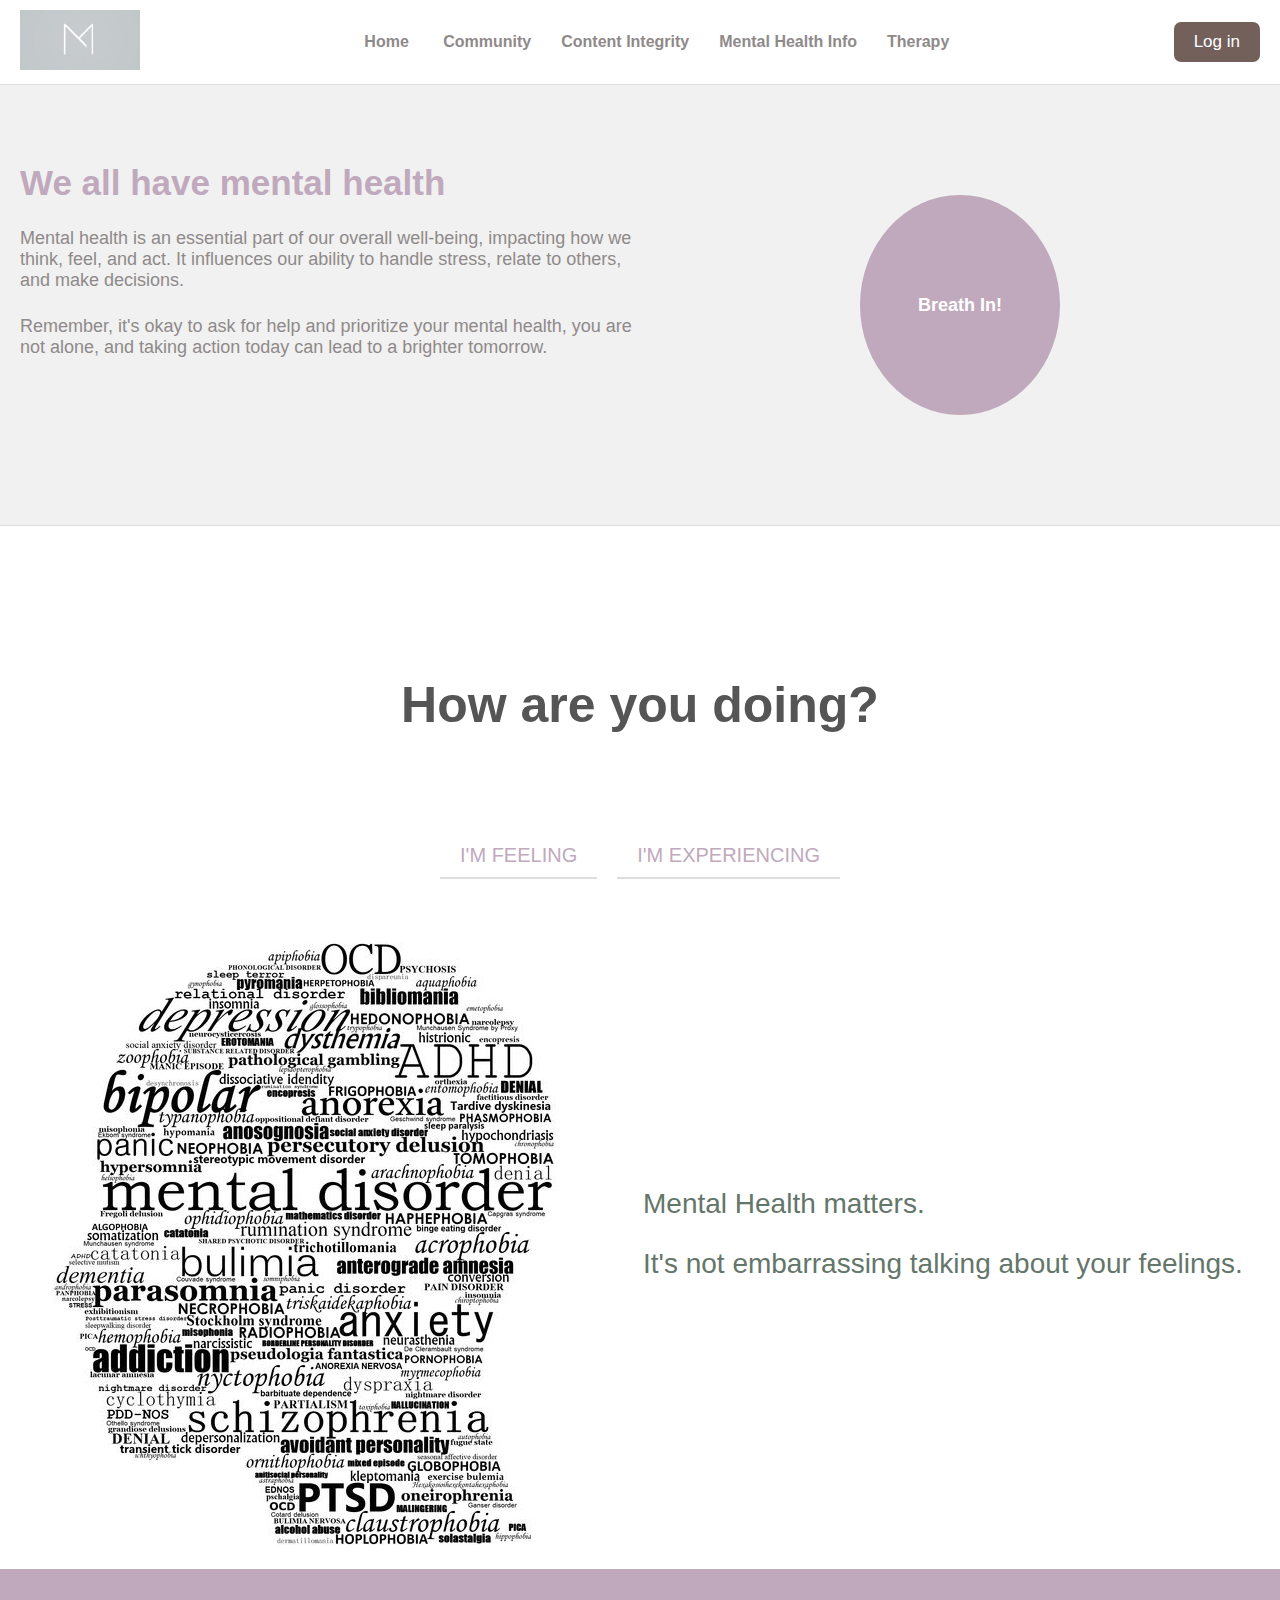
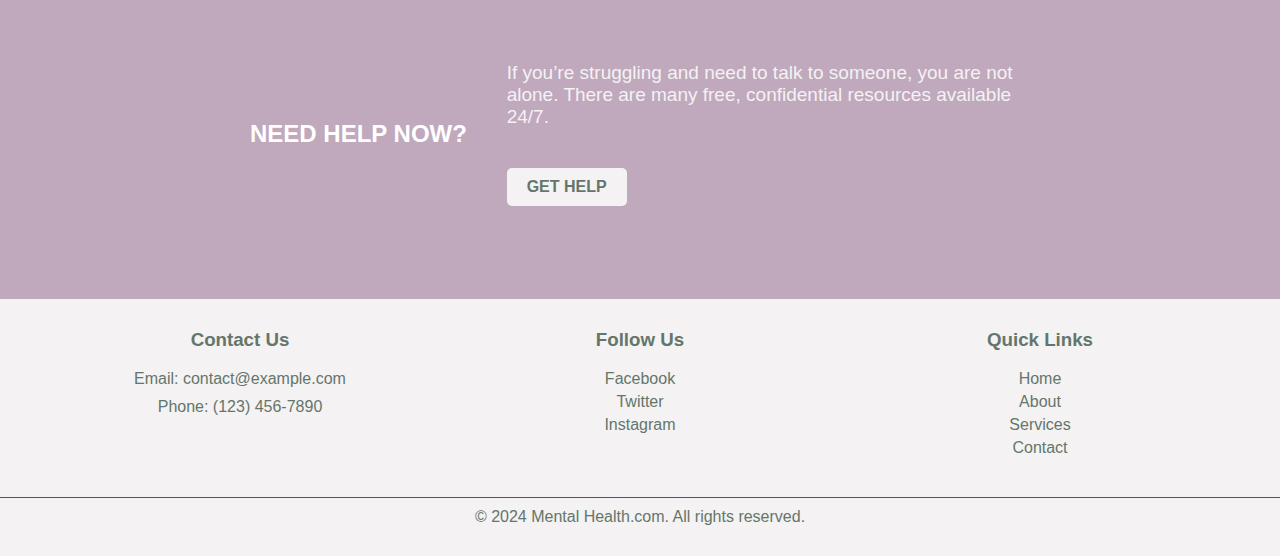
<file: index.html>
<!DOCTYPE html>
<html lang="en">
<head>
    <meta charset="UTF-8">
    <meta name="viewport" content="width=device-width, initial-scale=1.0">
    <title>Mental Health Disorders</title>
    <link rel="stylesheet" href="css/style.css">
    <script defer src="main.js"></script>
</head>
<body>
  <header>
    <nav class="navbar">
      <div class="logo">
          <img src="images/logo.jpeg" alt="MentalHealth.com">
      </div>
      <div class="nav-links">
          <div class="dropdown">
            <a href="index.html"> Home</a>
              <a href="blog.html" class="dropdown-toggle">Community</a>
              <div class="dropdown-menu">
                  <div class="dropdown-column">
                      <a href="#">About Us</a>
                      <a href="#">Social</a>
                  </div>
                  <div class="dropdown-column">
                      <a href="#">Blog</a>
                      <a href="#">Medical Reviewers</a>
                  </div>
                  <div class="dropdown-column">
                      <a href="#">News</a>
                      <a href="#">Editorial Team</a>
                  </div>
              </div>
          </div>
          <div class="dropdown">
              <a href="integrity.html" class="dropdown-toggle">Content Integrity</a>
              <div class="dropdown-menu">
                  <div class="dropdown-column">
                      <a href="#">Accessibility Statement</a>
                      <a href="#">Medical Affairs</a>
                  </div>
                  <div class="dropdown-column">
                      <a href="#">Advertising Policy</a>
                      <a href="#">Publishing</a>
                  </div>
                  <div class="dropdown-column">
                      <a href="#">Editorial Policy</a>
                      <a href="#">Write for Us</a>
                  </div>
              </div>
          </div>
          <div class="dropdown">
              <a href="info.html" class="dropdown-toggle">Mental Health Info</a>
              <div class="dropdown-menu">
                  <div class="dropdown-column">
                      <a href="#" id="anxiety-link">Anxiety Disorders</a>
                      <a href="#" id="mood-link">Mood Disorders</a>
                      <a href="#" id="psychotic-link">Psychotic Disorders</a>
                      <a href="#">Medication Info</a>
                  </div>
                  <div class="dropdown-column">
                      <a href="#">Childhood Disorders</a>
                      <a href="#">Cognitive Disorders</a>
                      <a href="#">Sleep Disorders</a>
                  </div>
                  <div class="dropdown-column">
                      <a href="#">Eating Disorders</a>
                      <a href="#">Personality Disorders</a>
                      <a href="#">Substance Related Disorders</a>
                  </div>
              </div>
          </div>
          <div class="dropdown">
              <a href="therapy.html" class="dropdown-toggle">Therapy</a>
              <div class="dropdown-menu">
                  <div class="dropdown-column">
                      <a href="#">Cognitive Behavioral Therapy (CBT)</a>
                      <a href="#">Dialectical Behavior Therapy (DBT)</a>
                  </div>
                  <div class="dropdown-column">
                      <a href="#">Integrative Therapy</a>
                      <a href="#">Humanistic Therapy</a>
                  </div>
                  <div class="dropdown-column">
                      <a href="#">Psychodynamic Therapy</a>
                  </div>
              </div>
          </div>
      </div>
      <a href="#" class="login-btn">Log in</a>
  </nav>
  </header>
<section class="intro-section">
    <div class="intro-container">
        <div class="intro-text">
            <h1>We all have mental health</h1>
            <p>Mental health is an essential part of our overall well-being, impacting how we think, feel, and act. It influences our ability to handle stress, relate to others, and make decisions.</p>
            <p>Remember, it's okay to ask for help and prioritize your mental health, 
                you are not alone, and taking action today can lead to a brighter tomorrow.</p>
        </div>
        <div class="bubble">
            <p> Breath In!</p>
        </div>
    </div>
</section>
<section class="feeling-section">
    <div class="feeling-container">
        <div class="dropdown-content">
            <p class="how">How are you doing?</p>
        </div>
    </div>
</section>
<div id="content-section">
    <div class="tabs">
      <button class="tab-button" onclick="showFeelings()">I'M FEELING</button>
      <button class="tab-button" onclick="showExperiences()">I'M EXPERIENCING</button>
    </div>
    <div id="feelings" class="tab hidden">
      <ul>
        <li id="angryItem">Angry</li>
        <div id="angryMessage" class="message hidden">
          <p>It's okay to feel angry. Take deep breaths and try to understand what's causing your anger. Talking to someone you trust can also help.</p>
      </div>
        <li id="anxiousItem">Anxious</li>
        <div id="anxiousMessage" class="message hidden">
          <p>Feeling anxious is normal. Try relaxation techniques like deep breathing or mindfulness. Reach out to a friend or professional if you need support.</p>
      </div>
        <li id="sadItem">Sad</li>
        <div id="sadMessage" class="message hidden">
          <p>It's okay to feel sad sometimes. Allow yourself to feel your emotions and talk to someone you trust about how you're feeling.</p>
      </div>
        <li id="hopelessItem">Hopeless</li>
        <div id="hopelessMessage" class="message hidden">
          <p>When feeling hopeless, it's important to remember that this feeling is temporary. Reach out to someone you trust for support.</p>
      </div>
        <li id="lonelyItem">Lonely</li>
        <div id="lonelyMessage" class="message hidden">
          <p>Feeling lonely is tough. Try reaching out to friends or family, or engage in activities that you enjoy and that connect you with others.</p>
      </div>
        <li id="weirdItem">Weird</li>
        <div id="weirdMessage" class="message hidden">
          <p>It's okay to feel weird or different. Embrace your uniqueness and remember that everyone feels this way at times.</p>
      </div>
        <li id="stressedItem">Stressed</li>
        <div id="stressedMessage" class="message hidden">
          <p>Stress is a common experience. Practice stress-relief techniques like exercise, meditation, or talking to a friend.</p>
      </div>
        <li id="unfittingItem">Unfitting</li>
        <div id="unfittingMessage" class="message hidden">
          <p>Feeling unfitting can be challenging. Remember that you are valuable and belong. Seek out supportive communities and activities.</p>
      </div>
      </ul>
  </div>
</div>
      <div id="experiences" class="tab hidden">
        <ul>
          <li id="abuseItem">Abuse</li>
          <div id="abuseMessage" class="message hidden">
            <p>Abuse is serious. Reach out to a trusted person or professional for support. You don't have to face it alone.</p>
        </div>
          <li id="breakupItem">Breakup</li>
          <div id="breakupMessage" class="message hidden">
            <p>Breakups can be tough. Allow yourself to grieve and take time for self-care. Talk to friends or a counselor if needed.</p>
        </div>
          <li id="lossItem">Loss</li>
          <div id="lossMessage" class="message hidden">
            <p>Dealing with loss is hard. It's important to grieve and seek support from loved ones or a professional.</p>
        </div>
          <li id="socialMediaItem">Social Media Issues</li>
          <div id="socialMediaMessage" class="message hidden">
            <p>Social media issues can affect your mental health. Take breaks and talk to someone if it becomes overwhelming.</p>
        </div>
          <li id="discriminationItem">Discrimination</li>
          <div id="discriminationMessage" class="message hidden">
            <p>Discrimination is painful and unfair. Reach out for support and know your rights. You're not alone in this.</p>
        </div>
          <li id="suicidalThoughtsItem">Suicidal Thoughts</li>
          <div id="suicidalThoughtsMessage" class="message hidden">
            <p>If you're experiencing suicidal thoughts, seek immediate help from a trusted person or crisis hotline. Your life matters.</p>
        </div>
          <li id="selfInjuryItem">Self-injury</li>
          <div id="selfInjuryMessage" class="message hidden">
            <p>Self-injury is a serious issue. Please reach out for professional help to find healthier ways to cope.</p>
        </div>
          <li id="traumaItem">Trauma</li>
          <div id="traumaMessage" class="message hidden">
            <p>Trauma can deeply affect you. Seeking professional support can help you process and heal from traumatic experiences.</p>
        </div>
          <li id="moneyProblemsItem">Money Problems</li>
          <div id="moneyProblemsMessage" class="message hidden">
            <p>Money problems can cause a lot of stress. Seek financial advice and talk to someone you trust for support.</p>
        </div>
        </ul>
    </div>
    <div id="abuseMessage" class="message hidden">
      <p>Here's how to handle abuse...</p>
  </div>
    </div>
  </div>

  <section class="photo">
    <div class="photo-container">
        <div class="photo-text">
          <img src="images/intro.jpg" alt="Mental Health" class="animated-photo">
        </div>
        <div class="textt">
            <p>Mental Health matters.</p>
            <p>It's not embarrassing talking about your feelings.</p>
        </div>
    </div>
</section>
  <div class="help-section">
    <div class="help-container">
      <div class="help-text">
        <h2>NEED HELP NOW?</h2>
      </div>
      <div class="help-info">
        <p class="end">If you’re struggling and need to talk to someone, you are not alone. There are many free, confidential resources available 24/7.</p>
        <a href="help.html" class="help-btn">GET HELP</a>
      </div>
    </div>
  </div>
  <footer class="footer">
    <div class="footer-container">
      <div class="footer-section">
        <h3>Contact Us</h3>
        <p>Email: contact@example.com</p>
        <p>Phone: (123) 456-7890</p>
      </div>
      <div class="footer-section">
        <h3>Follow Us</h3>
        <ul class="social-links">
          <li><a href="#">Facebook</a></li>
          <li><a href="#">Twitter</a></li>
          <li><a href="#">Instagram</a></li>
        </ul>
      </div>
      <div class="footer-section">
        <h3>Quick Links</h3>
        <ul class="footer-links">
          <li><a href="#">Home</a></li>
          <li><a href="#">About</a></li>
          <li><a href="#">Services</a></li>
          <li><a href="#">Contact</a></li>
        </ul>
      </div>
    </div>
    <div class="footer-bottom">
      <p>&copy; 2024 Mental Health.com. All rights reserved.</p>
    </div>
  </footer>
</body>
</html>
</file>
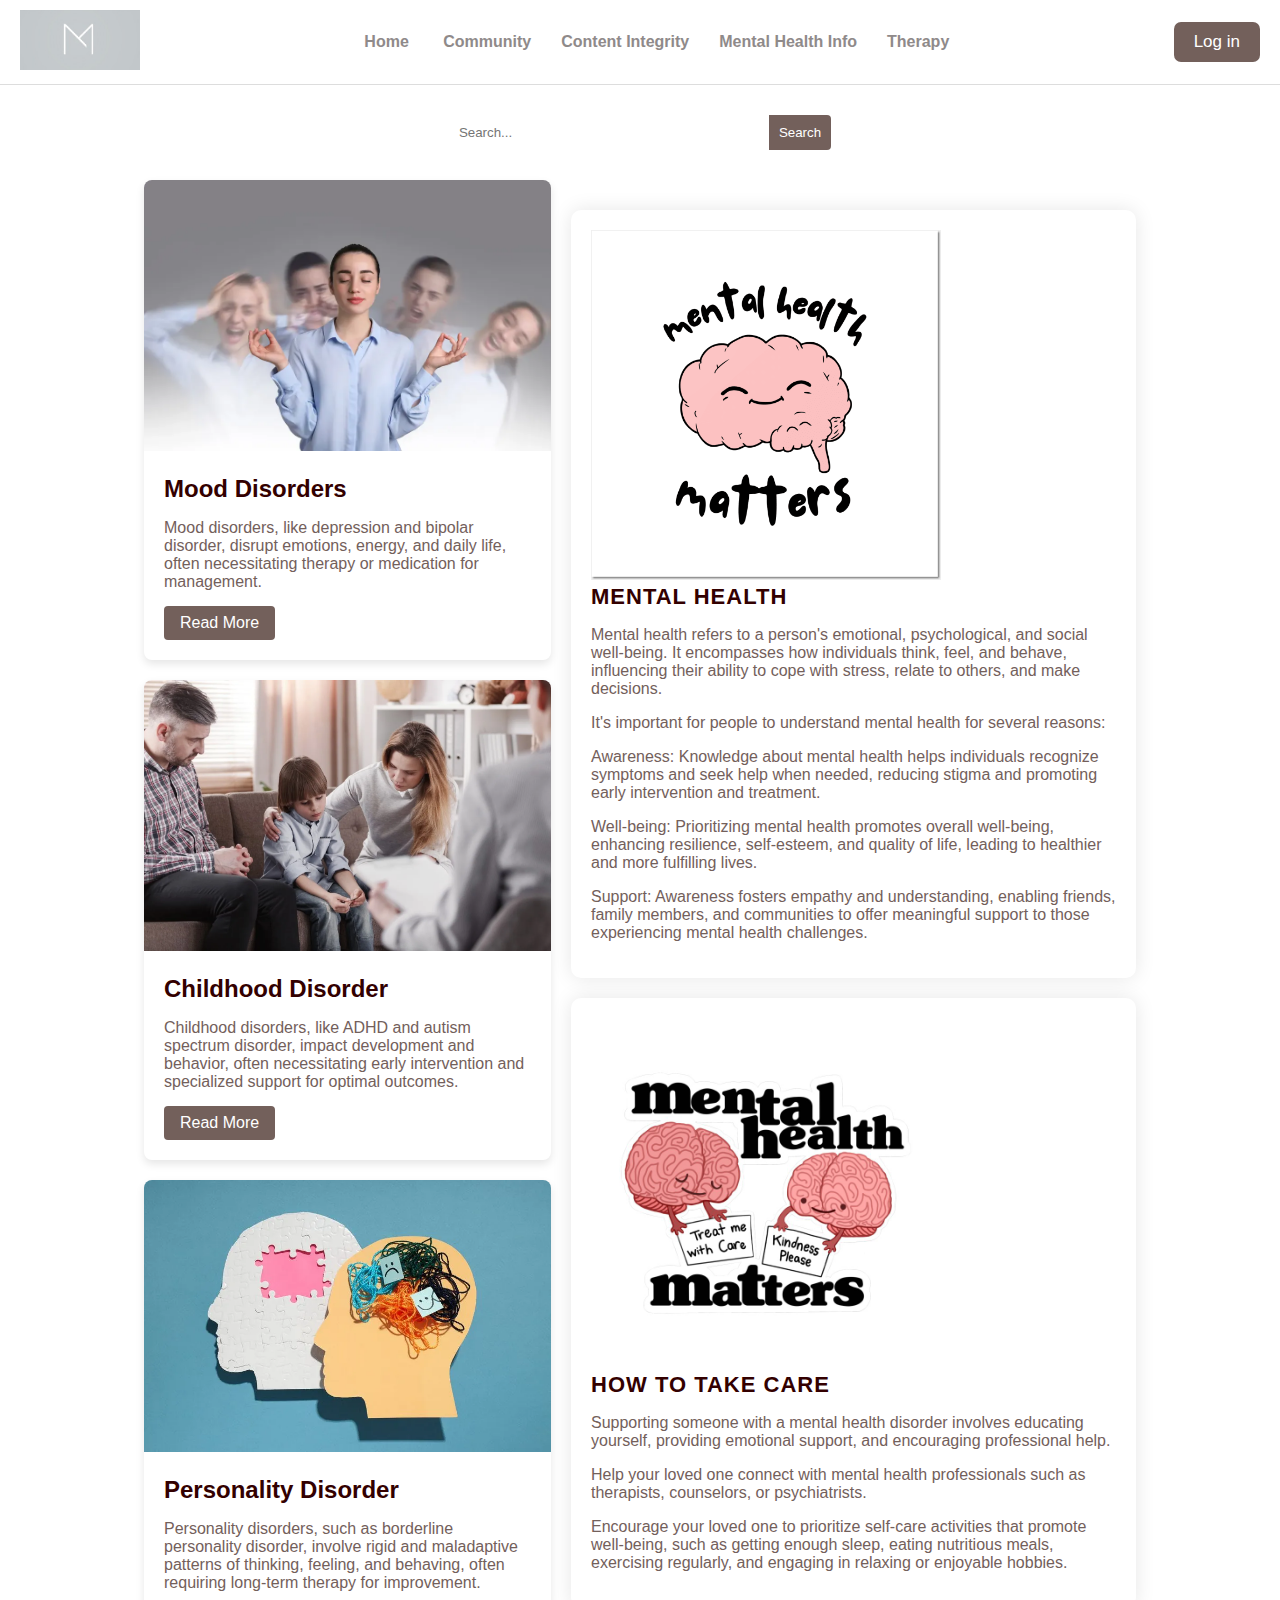
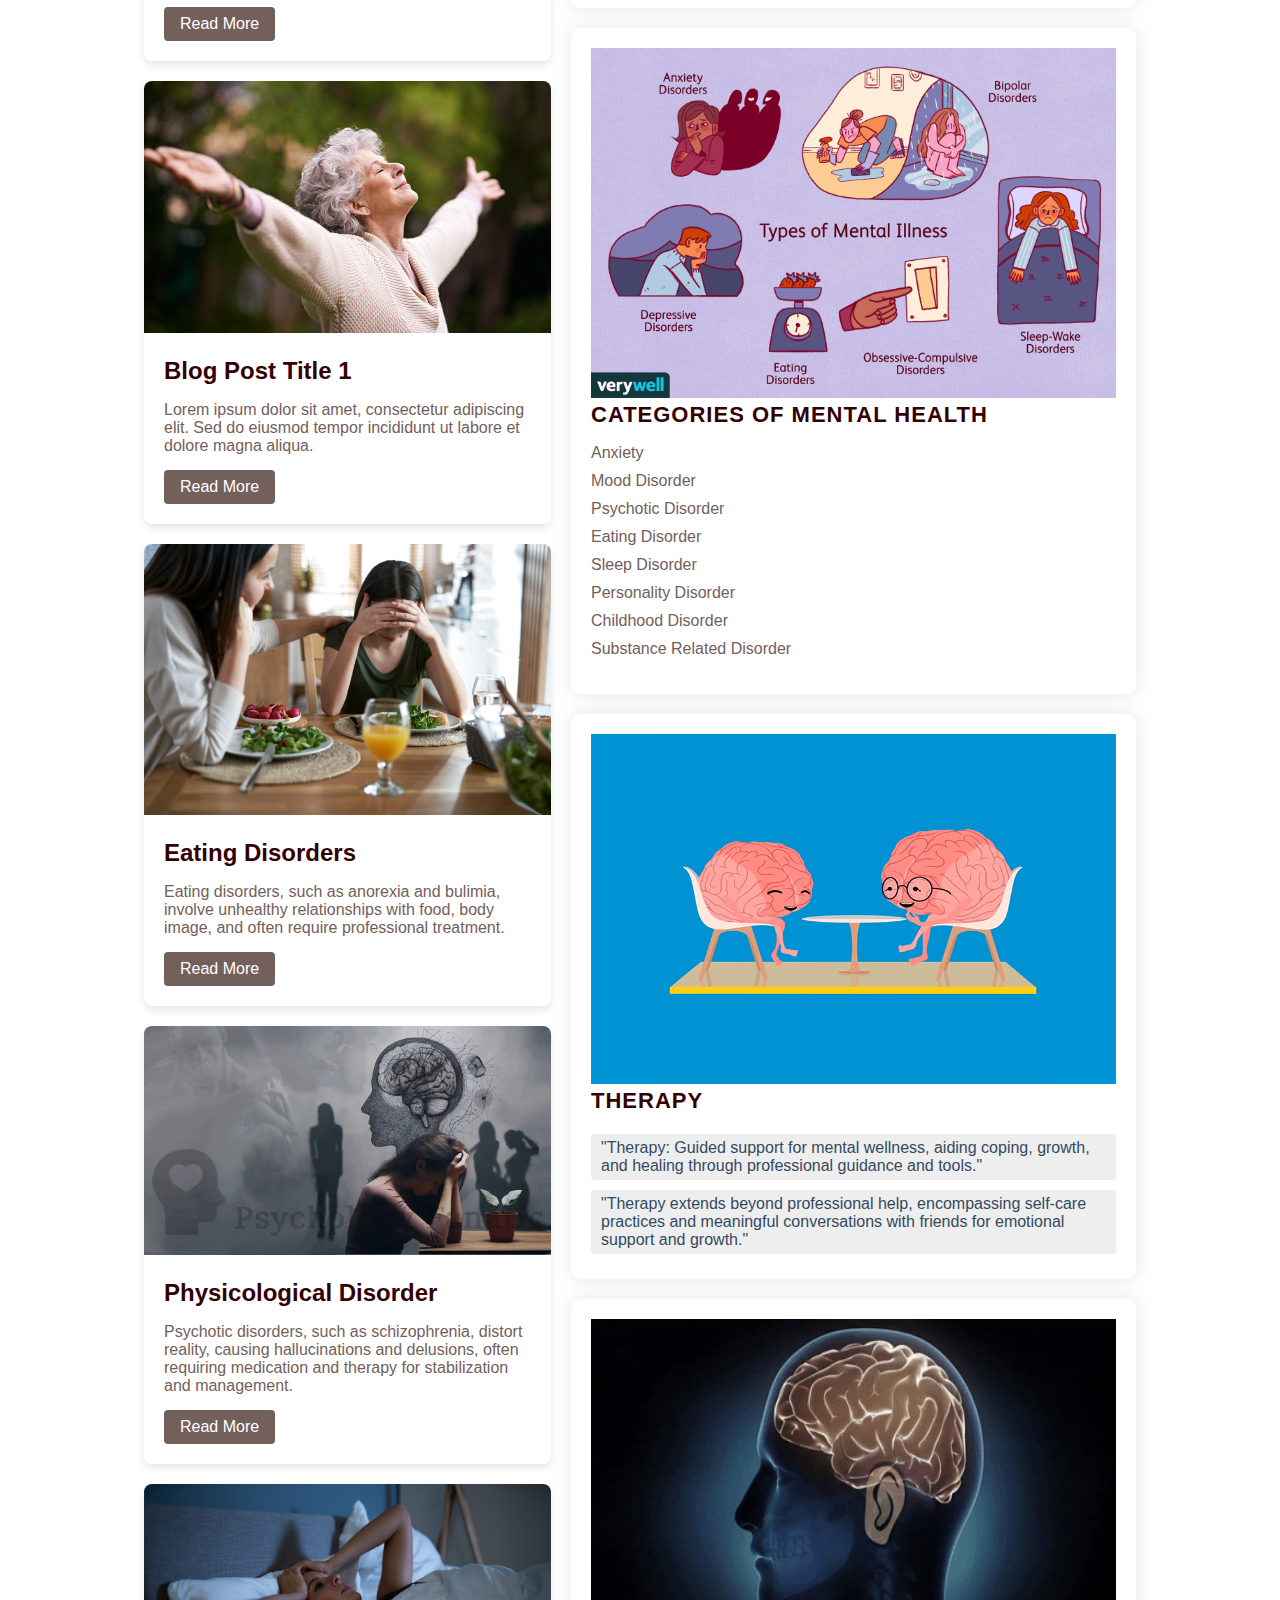
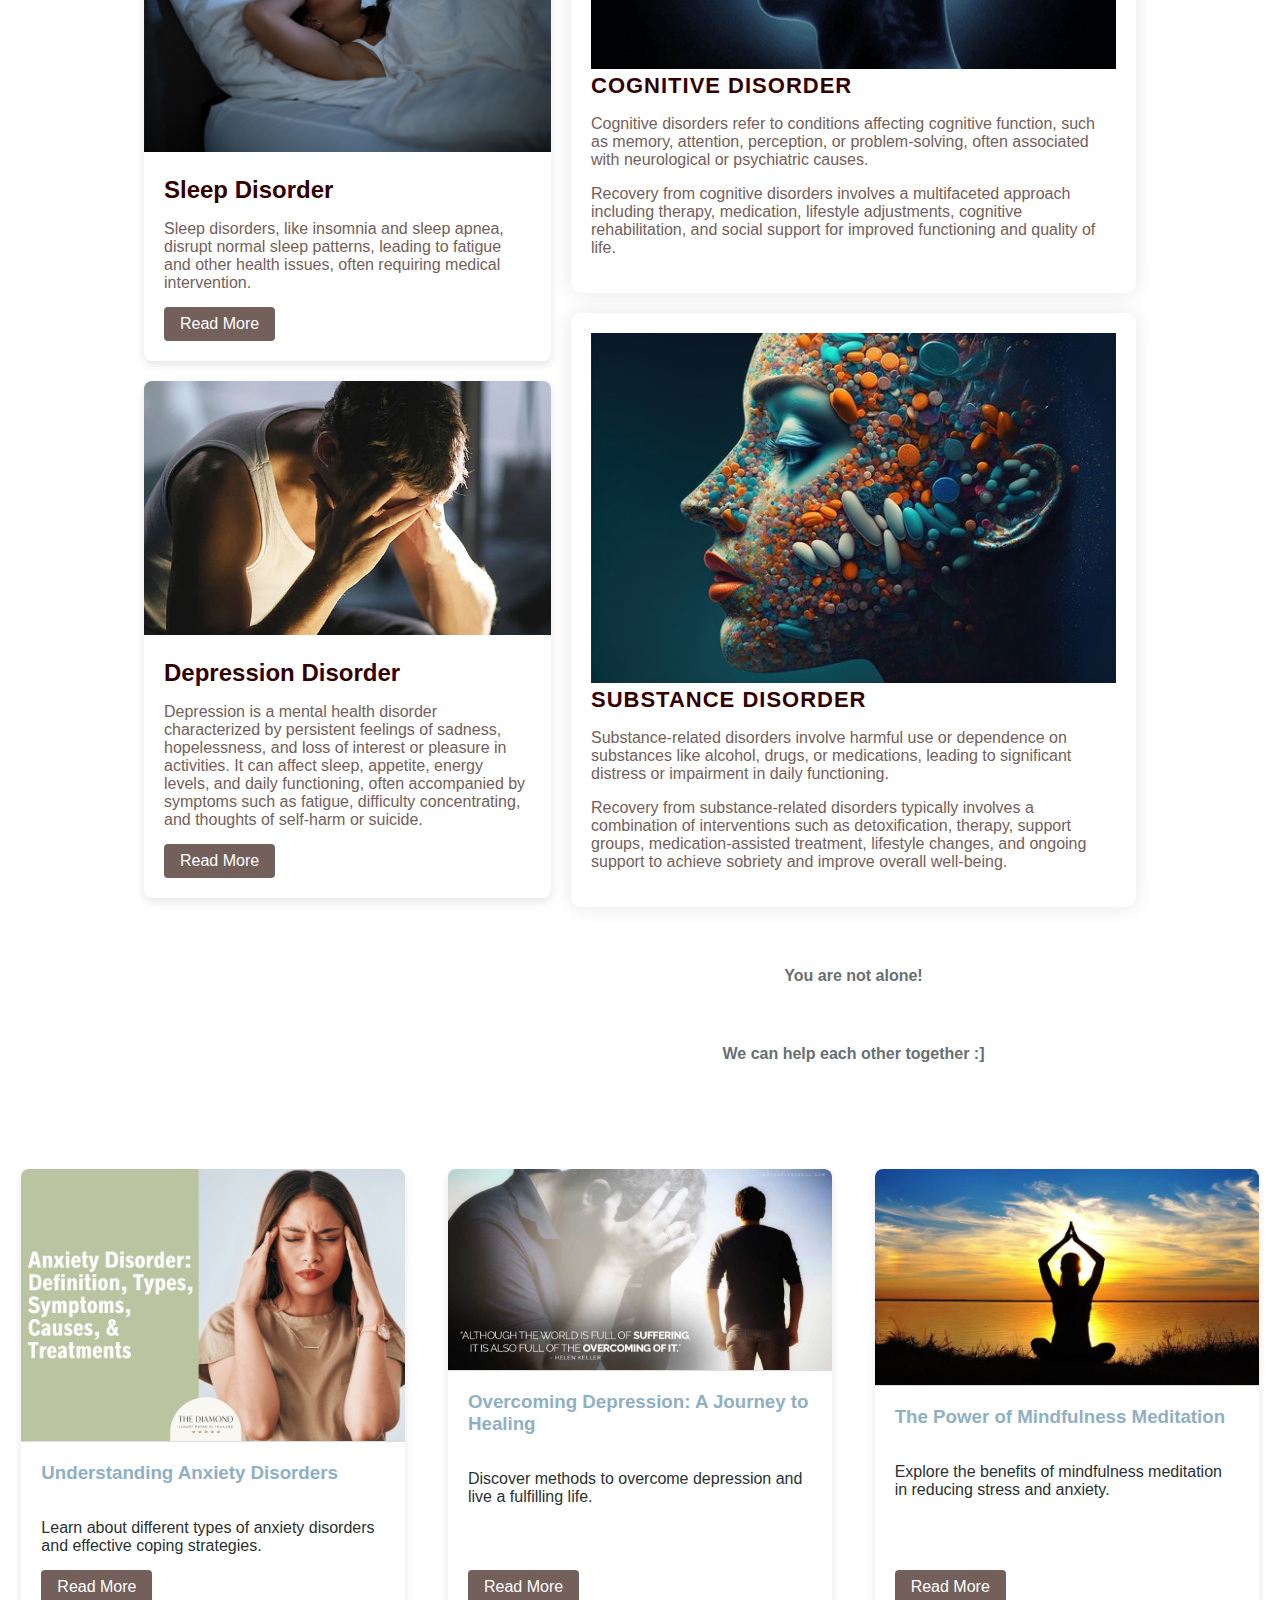
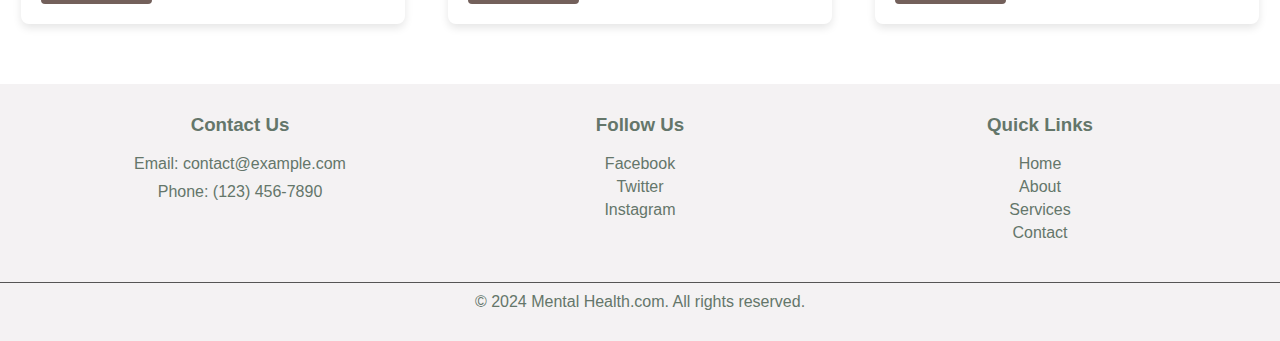
<file: blog.html>
<!DOCTYPE html>
<html lang="en">
<head>
    <meta charset="UTF-8">
    <meta name="viewport" content="width=device-width, initial-scale=1.0">
    <title>Community - Mental Health Blog</title>
    <link rel="stylesheet" href="css/blog.css">
</head>
<body>
  <header>
    <nav class="navbar">
      <div class="logo">
          <img src="images/logo.jpeg" alt="MentalHealth.com">
      </div>
      <div class="nav-links">
          <div class="dropdown">
            <a href="index.html"> Home</a>
              <a href="blog.html" class="dropdown-toggle">Community</a>
              <div class="dropdown-menu">
                  <div class="dropdown-column">
                      <a href="#">About Us</a>
                      <a href="#">Social</a>
                  </div>
                  <div class="dropdown-column">
                      <a href="#">Blog</a>
                      <a href="#">Medical Reviewers</a>
                  </div>
                  <div class="dropdown-column">
                      <a href="#">News</a>
                      <a href="#">Editorial Team</a>
                  </div>
              </div>
          </div>
          <div class="dropdown">
              <a href="integrity.html" class="dropdown-toggle">Content Integrity</a>
              <div class="dropdown-menu">
                  <div class="dropdown-column">
                      <a href="#">Accessibility Statement</a>
                      <a href="#">Medical Affairs</a>
                  </div>
                  <div class="dropdown-column">
                      <a href="#">Advertising Policy</a>
                      <a href="#">Publishing</a>
                  </div>
                  <div class="dropdown-column">
                      <a href="#">Editorial Policy</a>
                      <a href="#">Write for Us</a>
                  </div>
              </div>
          </div>
          <div class="dropdown">
              <a href="info.html" class="dropdown-toggle">Mental Health Info</a>
              <div class="dropdown-menu">
                  <div class="dropdown-column">
                      <a href="#" id="anxiety-link">Anxiety Disorders</a>
                      <a href="#" id="mood-link">Mood Disorders</a>
                      <a href="#" id="psychotic-link">Psychotic Disorders</a>
                      <a href="#">Medication Info</a>
                  </div>
                  <div class="dropdown-column">
                      <a href="#">Childhood Disorders</a>
                      <a href="#">Cognitive Disorders</a>
                      <a href="#">Sleep Disorders</a>
                  </div>
                  <div class="dropdown-column">
                      <a href="#">Eating Disorders</a>
                      <a href="#">Personality Disorders</a>
                      <a href="#">Substance Related Disorders</a>
                  </div>
              </div>
          </div>
          <div class="dropdown">
              <a href="therapy.html" class="dropdown-toggle">Therapy</a>
              <div class="dropdown-menu">
                  <div class="dropdown-column">
                      <a href="#">Cognitive Behavioral Therapy (CBT)</a>
                      <a href="#">Dialectical Behavior Therapy (DBT)</a>
                  </div>
                  <div class="dropdown-column">
                      <a href="#">Integrative Therapy</a>
                      <a href="#">Humanistic Therapy</a>
                  </div>
                  <div class="dropdown-column">
                      <a href="#">Psychodynamic Therapy</a>
                  </div>
              </div>
          </div>
      </div>
      <a href="#" class="login-btn">Log in</a>
  </nav>
  </header>
</div>
<div class="search-bar">
    <input type="text" placeholder="Search...">
    <button>Search</button>
</div>
<main>
    <section class="main-content">
        <div class="posts">
            <article class="post">
                <img src="images/mood.webp" alt="Post 2">
                <div class="post-content">
                    <h2>Mood Disorders</h2>
                    <p>Mood disorders, like depression and bipolar disorder, disrupt emotions, energy, and daily life, often necessitating therapy or medication for management.</p>
                    <a href="#">Read More</a>
                </div>
            </article>
            <article class="post">
                <img src="images/child.webp" alt="Post 2">
                <div class="post-content">
                    <h2>Childhood Disorder</h2>
                    <p>Childhood disorders, like ADHD and autism spectrum disorder, impact development and behavior, often necessitating early intervention and specialized support for optimal outcomes.</p>
                    <a href="#">Read More</a>
                </div>
            </article>
            <article class="post">
                <img src="images/personality.webp" alt="Post 2">
                <div class="post-content">
                    <h2>Personality Disorder</h2>
                    <p>Personality disorders, such as borderline personality disorder, involve rigid and maladaptive patterns of thinking, feeling, and behaving, often requiring long-term therapy for improvement.                </p>
                    <a href="#">Read More</a>
                </div>
            </article>
            <article class="post">
                <img src="images/free.png" alt="Post 1">
                <div class="post-content">
                    <h2>Blog Post Title 1</h2>
                    <p>Lorem ipsum dolor sit amet, consectetur adipiscing elit. Sed do eiusmod tempor incididunt ut labore et dolore magna aliqua.</p>
                    <a href="#">Read More</a>
                </div>
            </article>
            <article class="post">
                <img src="images/eating.jpeg" alt="Post 2">
                <div class="post-content">
                    <h2>Eating Disorders</h2>
                    <p> Eating disorders, such as anorexia and bulimia, involve unhealthy relationships with food, body image, and often require professional treatment.</p>
                    <a href="#">Read More</a>
                </div>
            </article>
            <article class="post">
                <img src="images/psycho.webp" alt="Post 2">
                <div class="post-content">
                    <h2>Physicological Disorder</h2>
                    <p>Psychotic disorders, such as schizophrenia, distort reality, causing hallucinations and delusions, often requiring medication and therapy for stabilization and management.</p>
                    <a href="#">Read More</a>
                </div>
            </article>
            <article class="post">
                <img src="images/sleep.png" alt="Post 2">
                <div class="post-content">
                    <h2>Sleep Disorder</h2>
                    <p>Sleep disorders, like insomnia and sleep apnea, disrupt normal sleep patterns, leading to fatigue and other health issues, often requiring medical intervention.</p>
                    <a href="#">Read More</a>
                </div>
            </article>
            <article class="post">
                <img src="images/depri.webp" alt="Post 2">
                <div class="post-content">
                    <h2>Depression Disorder</h2>
                    <p>Depression is a mental health disorder characterized by persistent feelings of sadness, hopelessness, and loss of interest or pleasure in activities. It can affect sleep, appetite, energy levels, and daily functioning, often accompanied by symptoms such as fatigue, difficulty concentrating, and thoughts of self-harm or suicide. </p>
                    <a href="#">Read More</a>
                </div>
            </article>
        </div>
        <div class="sidebar">
            <section class="recent-posts">
                <img src="images/cute.webp" alt="Post 2" height="350px" >
                <h3>Mental Health</h3>
                <ul> 
                    <li><a href="info.html">Mental health refers to a person's emotional, psychological, and social well-being. It encompasses how individuals think, feel, and behave, influencing their ability to cope with stress, relate to others, and make decisions. </a></li>
                        <p class="textt">It's important for people to understand mental health for several reasons:</p>
                        <p class="textt">Awareness: Knowledge about mental health helps individuals recognize symptoms and seek help when needed, reducing stigma and promoting early intervention and treatment.</p>
                        <p class="textt">Well-being: Prioritizing mental health promotes overall well-being, enhancing resilience, self-esteem, and quality of life, leading to healthier and more fulfilling lives.</p>
                        <p class="textt">Support: Awareness fosters empathy and understanding, enabling friends, family members, and communities to offer meaningful support to those experiencing mental health challenges.</p>
                    </li>
                </ul>
            </section>
            <section class="popular-posts">
                <img src="images/care.jpg" alt="Post 2" height="350px" >
                <h3>How to take care</h3>
                <ul>
                    <li><a href="#">Supporting someone with a mental health disorder involves educating yourself, providing emotional support, and encouraging professional help. </a></li>
                    <p class="textt">Help your loved one connect with mental health professionals such as therapists, counselors, or psychiatrists.</p>
                    <p class="textt">Encourage your loved one to prioritize self-care activities that promote well-being, such as getting enough sleep, eating nutritious meals, exercising regularly, and engaging in relaxing or enjoyable hobbies.</p>
                </ul>
            </section>
            <section class="categories">
                <img src="images/types.gif" alt="Post 2" height="350px" >
                <h3>Categories OF MENTAL HEALTH</h3>
                <ul>
                    <li><a href="">Anxiety</a></li>
                    <li><a href="#">Mood Disorder</a></li>
                    <li><a href="">Psychotic Disorder</a></li>
                    <li><a href="#">Eating Disorder</a></li>
                    <li><a href="#">Sleep Disorder</a></li>
                    <li><a href="">Personality Disorder</a></li>
                    <li><a href="#">Childhood Disorder</a></li>
                    <li><a href="#">Substance Related Disorder</a></li>
                </ul>
            </section>
            <section class="tags">
                <img src="images/talk.gif" alt="Post 2" height="350px" width="100%">
                <h3>Therapy</h3>
                <div class="tag-cloud">
                    <a href="therapy.html">"Therapy: Guided support for mental wellness, aiding coping, growth, and healing through professional guidance and tools."</a>
                    <a href="therapy.html">"Therapy extends beyond professional help, encompassing self-care practices and meaningful conversations with friends for emotional support and growth." </a>
                </div>
            </section>
            <section class="tags">
                <img src="images/cognitive.gif" alt="Post 2" height="350px" width="100%">
                <h3>Cognitive Disorder</h3>
                <div class="tag-cloud">
                <p class="textt">Cognitive disorders refer to conditions affecting cognitive function, such as memory, attention, perception, or problem-solving, often associated with neurological or psychiatric causes.</p>
                <p class="textt">Recovery from cognitive disorders involves a multifaceted approach including therapy, medication, lifestyle adjustments, cognitive rehabilitation, and social support for improved functioning and quality of life.</p>
                </div>
            </section>
            <section class="tags">
                <img src="images/substance.jpg" alt="Post 2" height="350px" width="100%">
                <h3>Substance Disorder</h3>
                <div class="tag-cloud">
                <p class="textt"> Substance-related disorders involve harmful use or dependence on substances like alcohol, drugs, or medications, leading to significant distress or impairment in daily functioning.</p>
                <p class="textt">Recovery from substance-related disorders typically involves a combination of interventions such as detoxification, therapy, support groups, medication-assisted treatment, lifestyle changes, and ongoing support to achieve sobriety and improve overall well-being.</p>
                </div>
            </section>
            <p class="alone">You are not alone!</p>
            <p class="alone">We can help each other together :]</p>
        </div>
    </section>
</main>
<section class="featured-articles">
    <div class="article">
        <img src="images/anxiety.webp" alt="Article 1">
        <div class="article-content">
            <h3>Understanding Anxiety Disorders</h3>
            <p>Learn about different types of anxiety disorders and effective coping strategies.</p>
            <a href="#">Read More</a>
        </div>
    </div>
    <div class="article">
        <img src="images/depression.jpg" alt="Article 2">
        <div class="article-content">
            <h3>Overcoming Depression: A Journey to Healing</h3>
            <p>Discover methods to overcome depression and live a fulfilling life.</p>
            <a href="#">Read More</a>
        </div>
    </div>
    <div class="article">
        <img src="images/mind.jpg" alt="Article 3">
        <div class="article-content">
            <h3>The Power of Mindfulness Meditation</h3>
            <p>Explore the benefits of mindfulness meditation in reducing stress and anxiety.</p>
            <a href="#">Read More</a>
        </div>
    </div>
</section>
<footer class="footer">
    <div class="footer-container">
        <div class="footer-section">
            <h3>Contact Us</h3>
            <p>Email: contact@example.com</p>
            <p>Phone: (123) 456-7890</p>
        </div>
        <div class="footer-section">
            <h3>Follow Us</h3>
            <ul class="social-links">
                <li><a href="#">Facebook</a></li>
                <li><a href="#">Twitter</a></li>
                <li><a href="#">Instagram</a></li>
            </ul>
        </div>
        <div class="footer-section">
            <h3>Quick Links</h3>
            <ul class="footer-links">
                <li><a href="#">Home</a></li>
                <li><a href="#">About</a></li>
                <li><a href="#">Services</a></li>
                <li><a href="#">Contact</a></li>
            </ul>
        </div>
    </div>
    <div class="footer-bottom">
        <p>&copy; 2024 Mental Health.com. All rights reserved.</p>
    </div>
</footer>
</body>
</html>
</file>
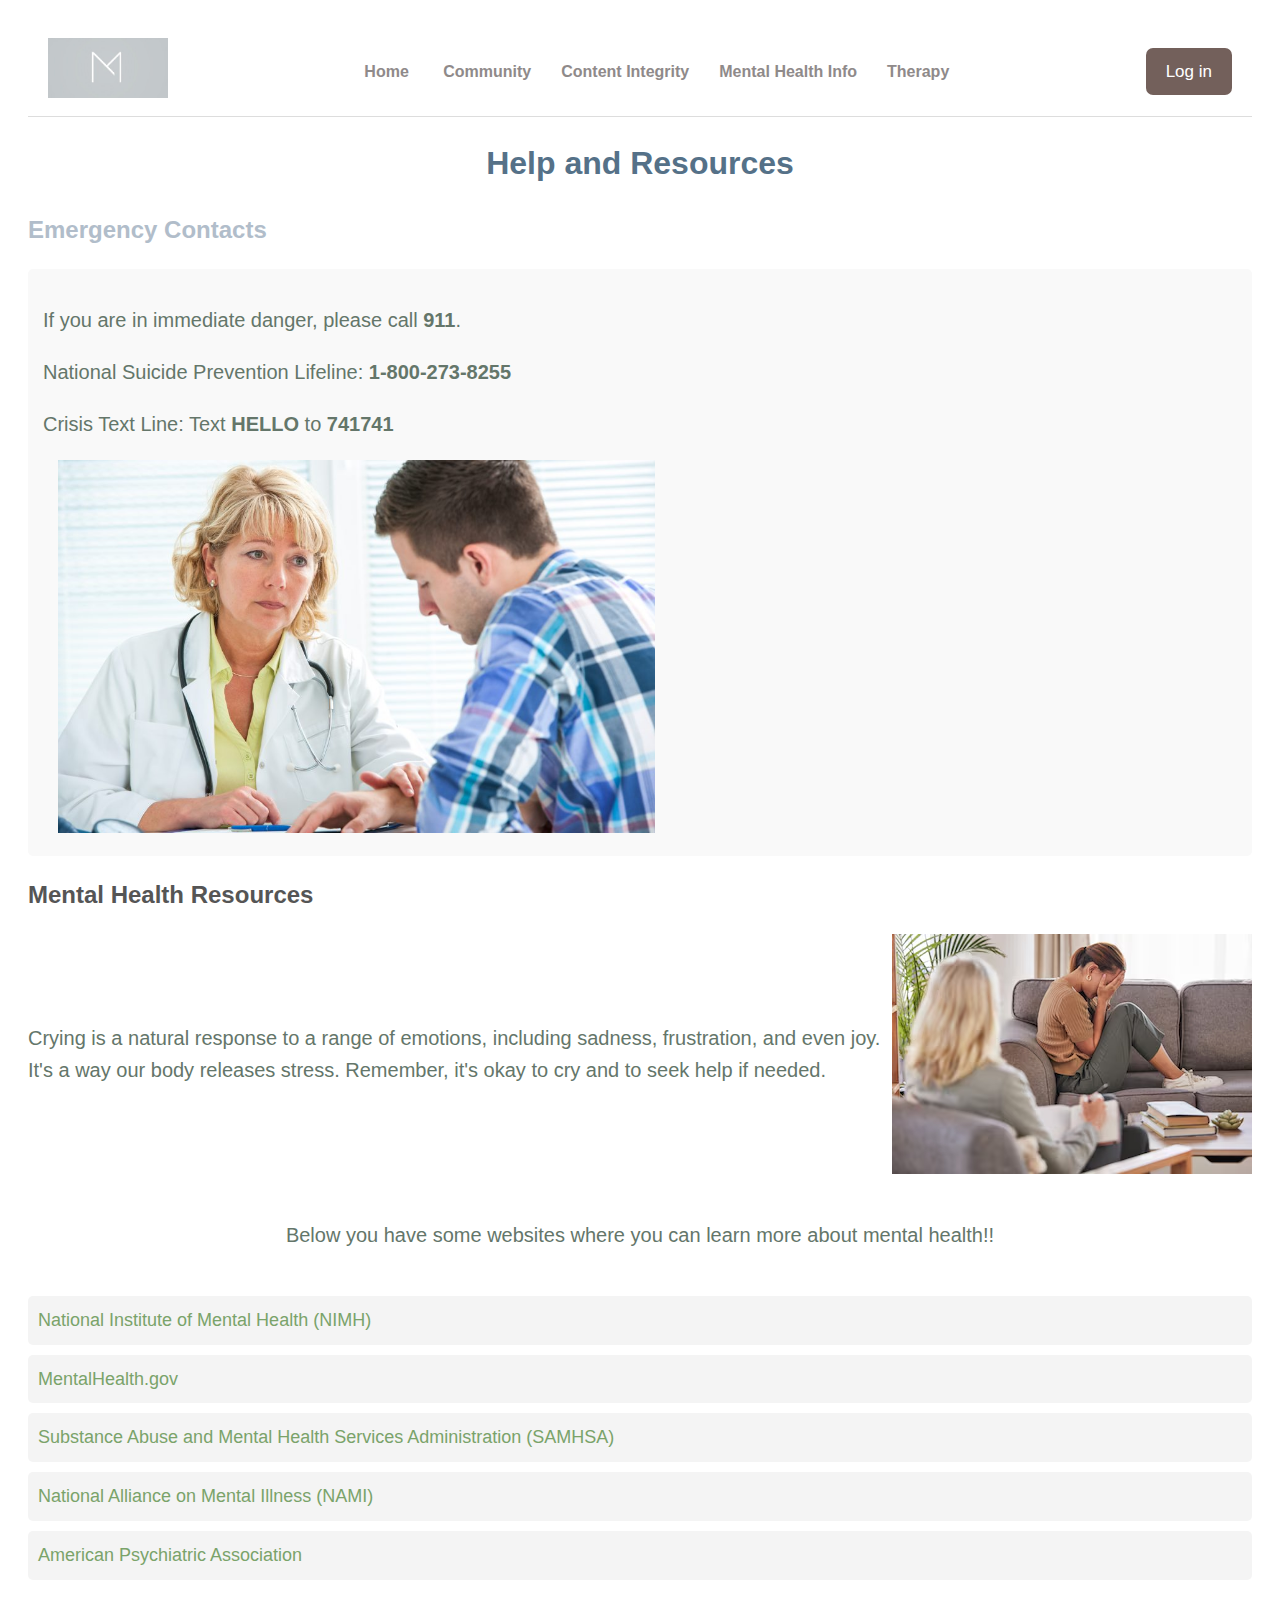
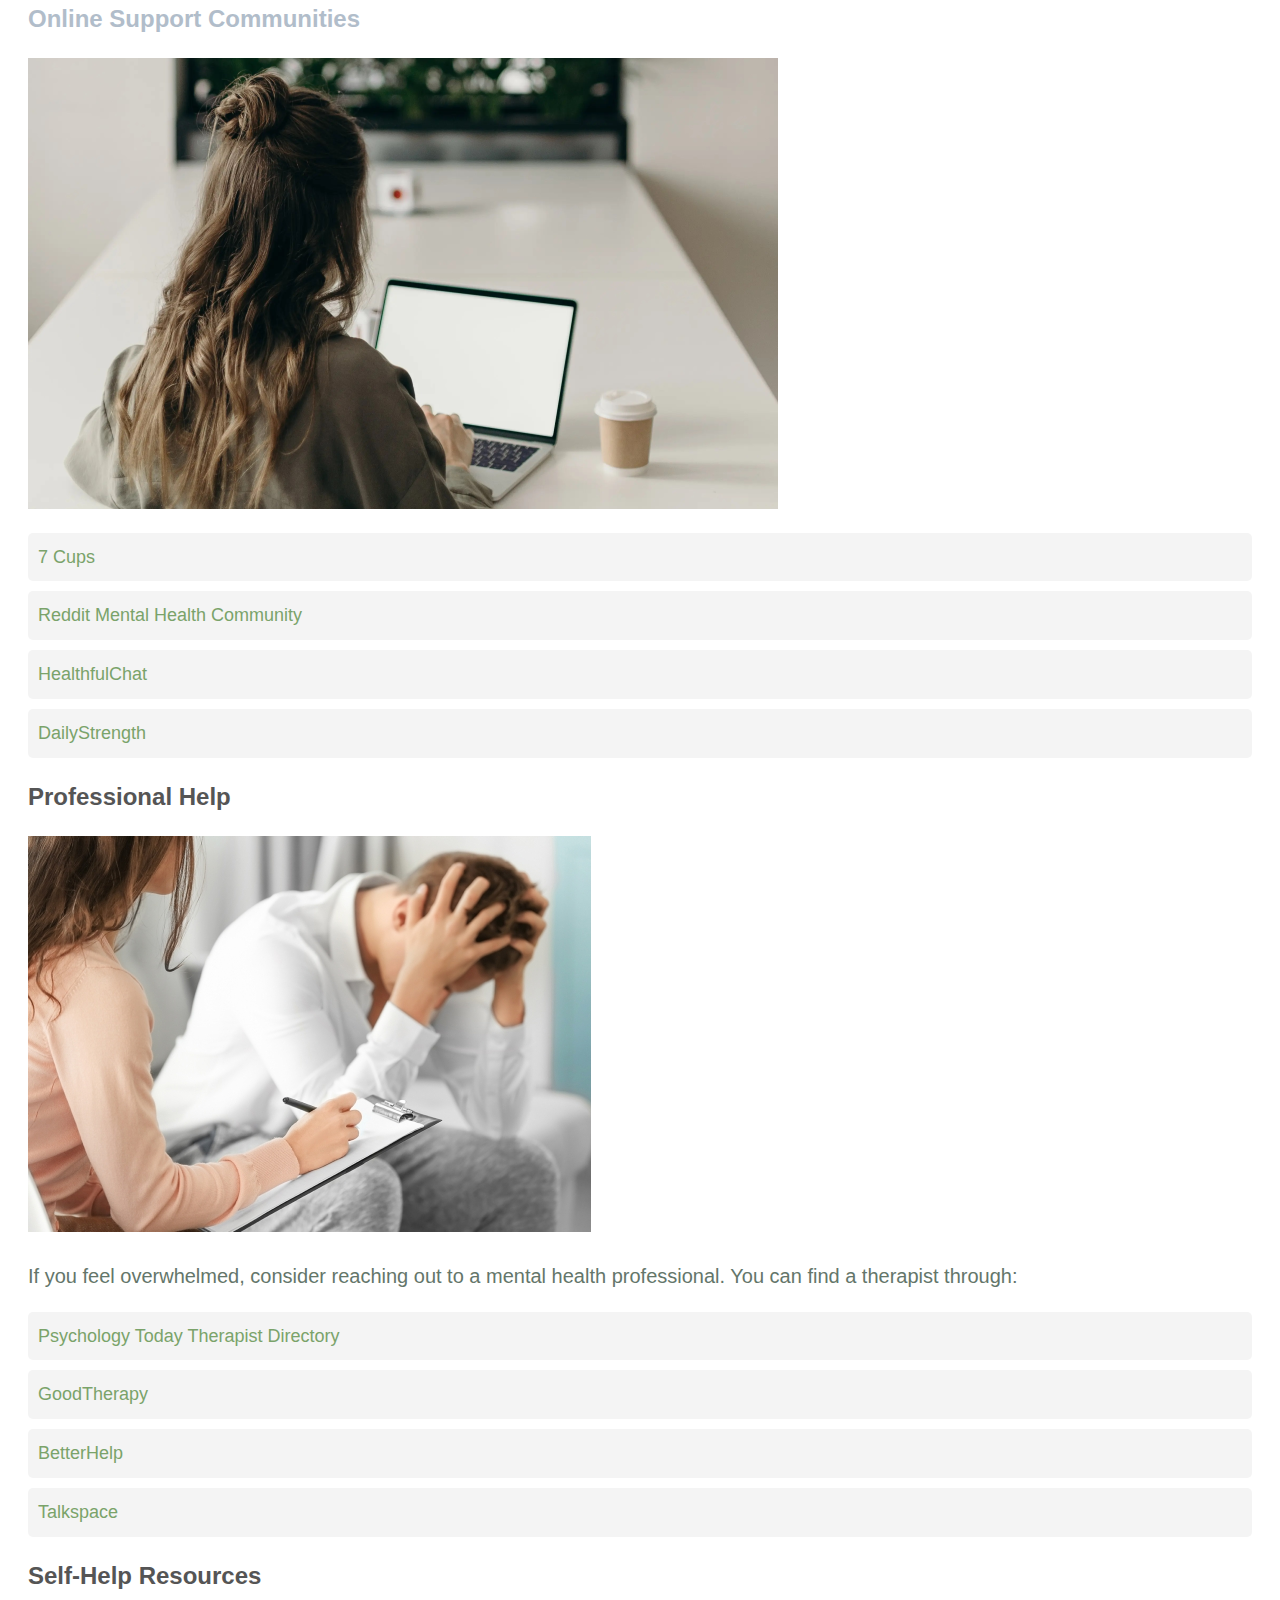
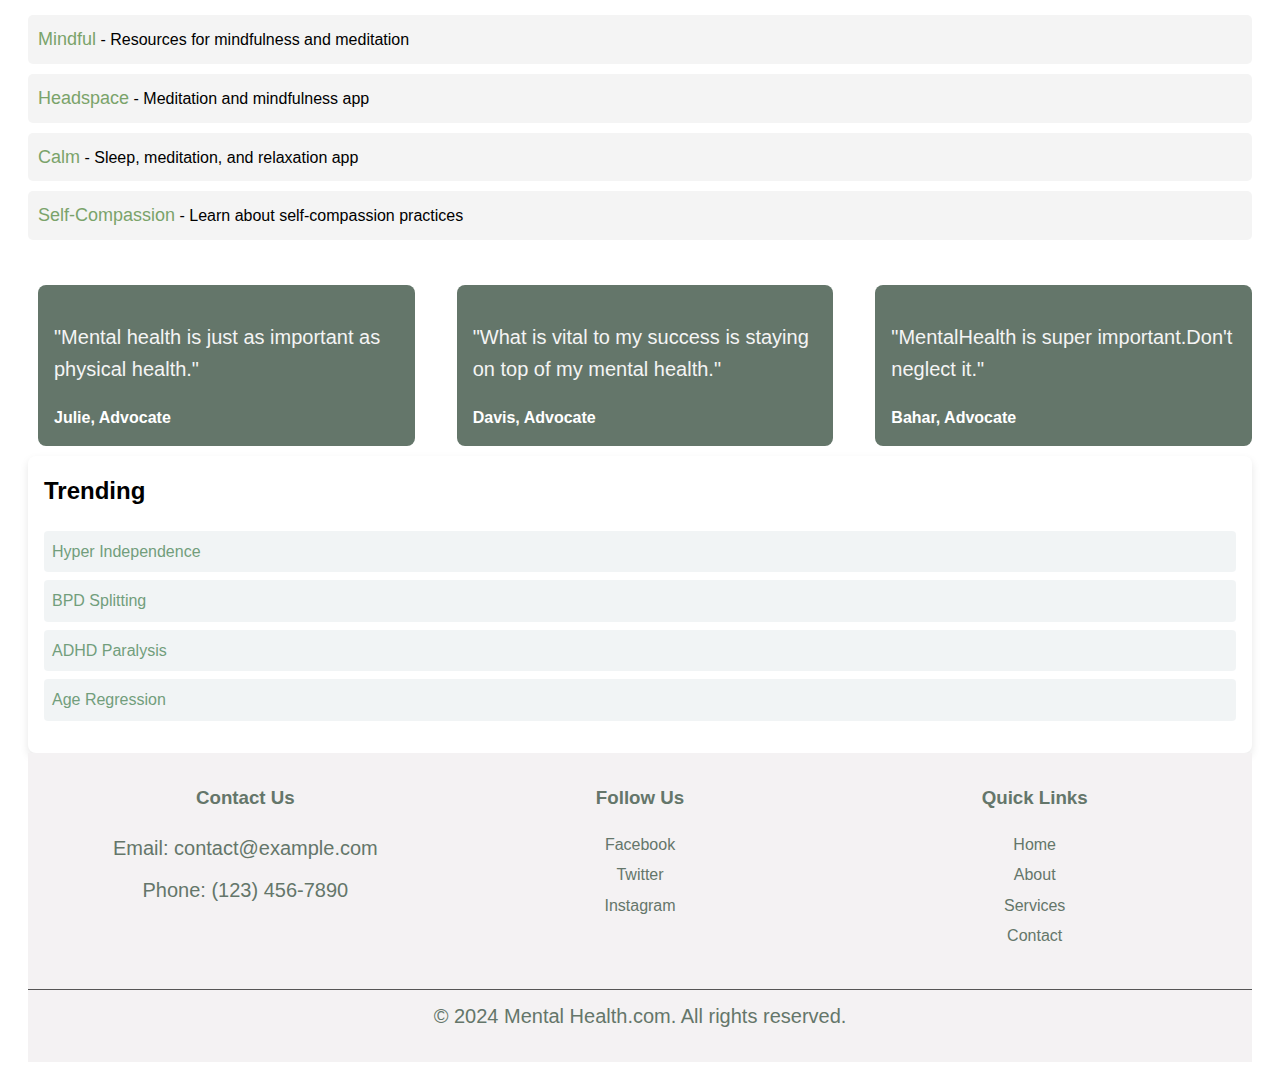
<file: help.html>
<!DOCTYPE html>
<html lang="en">
<head>
    <meta charset="UTF-8">
    <meta name="viewport" content="width=device-width, initial-scale=1.0">
    <title>Help and Resources</title>
    <link rel="stylesheet" href="css/help.css"> <!-- Link to your external CSS file -->
</head>
<body>
  <header>
    <nav class="navbar">
      <div class="logo">
          <img src="images/logo.jpeg" alt="MentalHealth.com">
      </div>
      <div class="nav-links">
          <div class="dropdown">
            <a href="index.html"> Home</a>
              <a href="blog.html" class="dropdown-toggle">Community</a>
              <div class="dropdown-menu">
                  <div class="dropdown-column">
                      <a href="#">About Us</a>
                      <a href="#">Social</a>
                  </div>
                  <div class="dropdown-column">
                      <a href="#">Blog</a>
                      <a href="#">Medical Reviewers</a>
                  </div>
                  <div class="dropdown-column">
                      <a href="#">News</a>
                      <a href="#">Editorial Team</a>
                  </div>
              </div>
          </div>
          <div class="dropdown">
              <a href="integrity.html" class="dropdown-toggle">Content Integrity</a>
              <div class="dropdown-menu">
                  <div class="dropdown-column">
                      <a href="#">Accessibility Statement</a>
                      <a href="#">Medical Affairs</a>
                  </div>
                  <div class="dropdown-column">
                      <a href="#">Advertising Policy</a>
                      <a href="#">Publishing</a>
                  </div>
                  <div class="dropdown-column">
                      <a href="#">Editorial Policy</a>
                      <a href="#">Write for Us</a>
                  </div>
              </div>
          </div>
          <div class="dropdown">
              <a href="info.html" class="dropdown-toggle">Mental Health Info</a>
              <div class="dropdown-menu">
                  <div class="dropdown-column">
                      <a href="#" id="anxiety-link">Anxiety Disorders</a>
                      <a href="#" id="mood-link">Mood Disorders</a>
                      <a href="#" id="psychotic-link">Psychotic Disorders</a>
                      <a href="#">Medication Info</a>
                  </div>
                  <div class="dropdown-column">
                      <a href="#">Childhood Disorders</a>
                      <a href="#">Cognitive Disorders</a>
                      <a href="#">Sleep Disorders</a>
                  </div>
                  <div class="dropdown-column">
                      <a href="#">Eating Disorders</a>
                      <a href="#">Personality Disorders</a>
                      <a href="#">Substance Related Disorders</a>
                  </div>
              </div>
          </div>
          <div class="dropdown">
            <a href="therapy.html" class="dropdown-toggle">Therapy</a>
              <div class="dropdown-menu">
                  <div class="dropdown-column">
                      <a href="#">Cognitive Behavioral Therapy (CBT)</a>
                      <a href="#">Dialectical Behavior Therapy (DBT)</a>
                  </div>
                  <div class="dropdown-column">
                      <a href="#">Integrative Therapy</a>
                      <a href="#">Humanistic Therapy</a>
                  </div>
                  <div class="dropdown-column">
                      <a href="#">Psychodynamic Therapy</a>
                  </div>
              </div>
          </div>
      </div>
      <a href="#" class="login-btn">Log in</a>
  </nav>
  </header>
    <div class="container">
        <h1>Help and Resources</h1>
        <div class="section1">
            <h2>Emergency Contacts</h2>
            <div class="contact-info">
              <div class="animated-text">
                <p>If you are in immediate danger, please call <strong>911</strong>.</p>
                <p>National Suicide Prevention Lifeline: <strong>1-800-273-8255</strong></p>
                <p>Crisis Text Line: Text <strong>HELLO</strong> to <strong>741741</strong></p>
                <img src="images/emergency.jpg" class="ani-photo" alt="Emergency Contacts">
            </div>
          </div>
        </div>
        <div class="section">
            <h2>Mental Health Resources</h2>
            <div class="resource-container">
                <div class="resource-text">
                    <p>Crying is a natural response to a range of emotions, including sadness, frustration, and even joy. It's a way our body releases stress. Remember, it's okay to cry and to seek help if needed.</p>
                </div>
                <img src="images/crying.avif" alt="Crying" class="crying-photo">
            </div>
            <p class="arrow-animation">Below you have some websites where you can learn more about mental health!!</p>
            <ul class="resource-list">
                <li><a href="https://www.nimh.nih.gov" target="_blank">National Institute of Mental Health (NIMH)</a></li>
                <li><a href="https://www.mentalhealth.gov" target="_blank">MentalHealth.gov</a></li>
                <li><a href="https://www.samhsa.gov" target="_blank">Substance Abuse and Mental Health Services Administration (SAMHSA)</a></li>
                <li><a href="https://www.nami.org" target="_blank">National Alliance on Mental Illness (NAMI)</a></li>
                <li><a href="https://www.psychiatry.org" target="_blank">American Psychiatric Association</a></li>
            </ul>
        </div>
        <div class="section2">
            <h2>Online Support Communities</h2>
            <div class="support">
              <div class="support-group">
              </div>
              <img src="images/group.webp" alt="Support" class="support-photo">
            <ul class="resource-list">
                <li><a href="https://www.7cups.com" target="_blank">7 Cups</a></li>
                <li><a href="https://www.reddit.com/r/mentalhealth" target="_blank">Reddit Mental Health Community</a></li>
                <li><a href="https://www.healthfulchat.org/mental-health-chat-rooms.html" target="_blank">HealthfulChat</a></li>
                <li><a href="https://www.dailystrength.org" target="_blank">DailyStrength</a></li>
            </ul>
        </div>
        <div class="section">
            <h2>Professional Help</h2>
            <div class="professional">
              <div class="professional-help">
            </div>
            <img src="images/help.jpg" class="professional-photo">
            <p>If you feel overwhelmed, consider reaching out to a mental health professional. You can find a therapist through:</p>
            <ul class="resource-list">
                <li><a href="https://www.psychologytoday.com/us/therapists" target="_blank">Psychology Today Therapist Directory</a></li>
                <li><a href="https://www.goodtherapy.org" target="_blank">GoodTherapy</a></li>
                <li><a href="https://www.betterhelp.com" target="_blank">BetterHelp</a></li>
                <li><a href="https://www.talkspace.com" target="_blank">Talkspace</a></li>
            </ul>
        </div>
        <div class="section">
            <h2>Self-Help Resources</h2>
            <ul class="resource-list">
                <li><a href="https://www.mindful.org" target="_blank">Mindful</a> - Resources for mindfulness and meditation</li>
                <li><a href="https://www.headspace.com" target="_blank">Headspace</a> - Meditation and mindfulness app</li>
                <li><a href="https://www.calm.com" target="_blank">Calm</a> - Sleep, meditation, and relaxation app</li>
                <li><a href="https://www.self-compassion.org" target="_blank">Self-Compassion</a> - Learn about self-compassion practices</li>
            </ul>
        </div>
    </div>
    <main>
      <section class="testimonials">
          <div class="testimonial">
              <div class="testimonial-text">
                  <p>"Mental health is just as important as physical health."</p>
                  <strong>Julie, Advocate</strong>
              </div>
          </div>
          <div class="testimonial">
              <div class="testimonial-text">
                  <p>"What is vital to my success is staying on top of my mental health."</p>
                  <strong>Davis, Advocate</strong>
              </div>
          </div>
          <div class="testimonial">
              <div class="testimonial-text">
                  <p>"MentalHealth is super important.Don't neglect it."</p>
                  <strong>Bahar, Advocate</strong>
              </div>
          </div>
      </section>
      <aside class="trending">
          <h2>Trending</h2>
          <ul>
              <li>Hyper Independence</li>
              <li>BPD Splitting</li>
              <li>ADHD Paralysis</li>
              <li>Age Regression</li>
          </ul>
      </aside>
  </main>
  <footer>
    <footer class="footer">
      <div class="footer-container">
        <div class="footer-section">
          <h3>Contact Us</h3>
          <p>Email: contact@example.com</p>
          <p>Phone: (123) 456-7890</p>
        </div>
        <div class="footer-section">
          <h3>Follow Us</h3>
          <ul class="social-links">
            <li><a href="#">Facebook</a></li>
            <li><a href="#">Twitter</a></li>
            <li><a href="#">Instagram</a></li>
          </ul>
        </div>
        <div class="footer-section">
          <h3>Quick Links</h3>
          <ul class="footer-links">
            <li><a href="#">Home</a></li>
            <li><a href="#">About</a></li>
            <li><a href="#">Services</a></li>
            <li><a href="#">Contact</a></li>
          </ul>
        </div>
      </div>
      <div class="footer-bottom">
        <p>&copy; 2024 Mental Health.com. All rights reserved.</p>
      </div>
    </footer>  
</body>
</html>
</file>
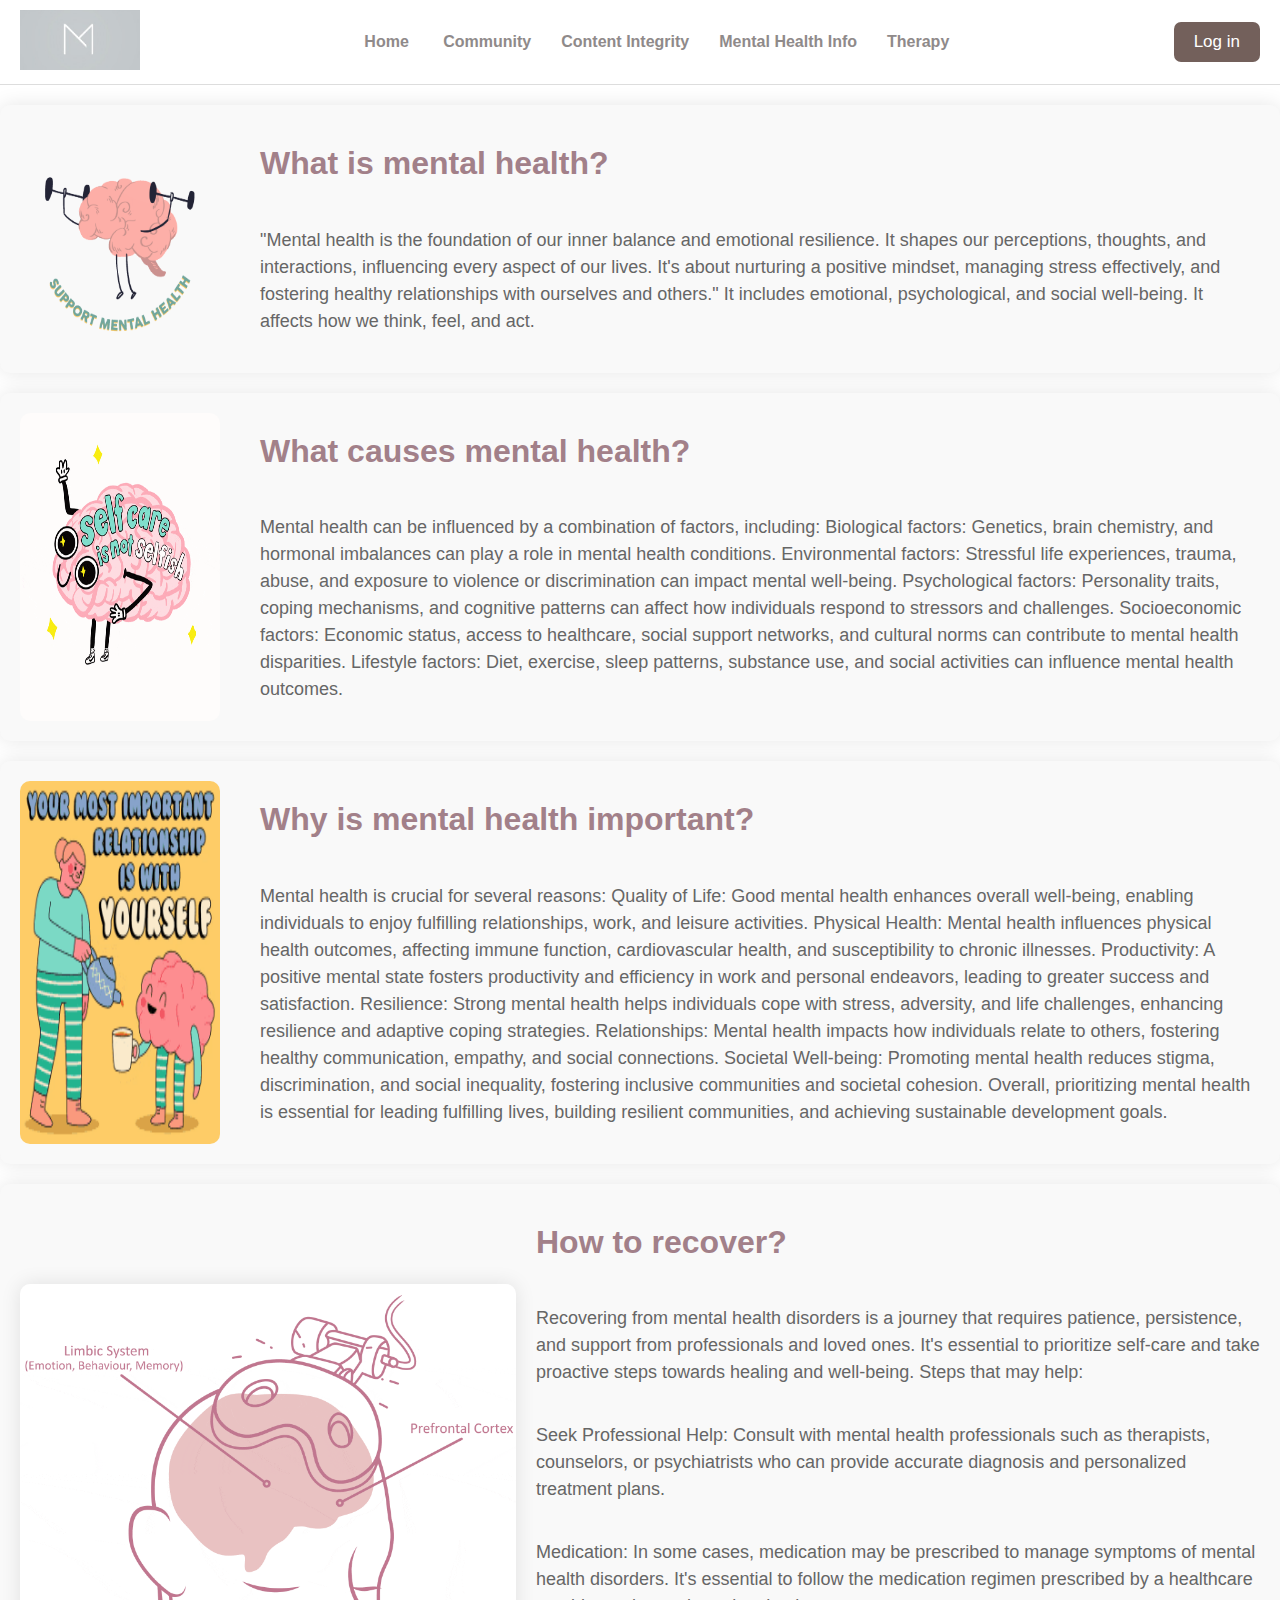
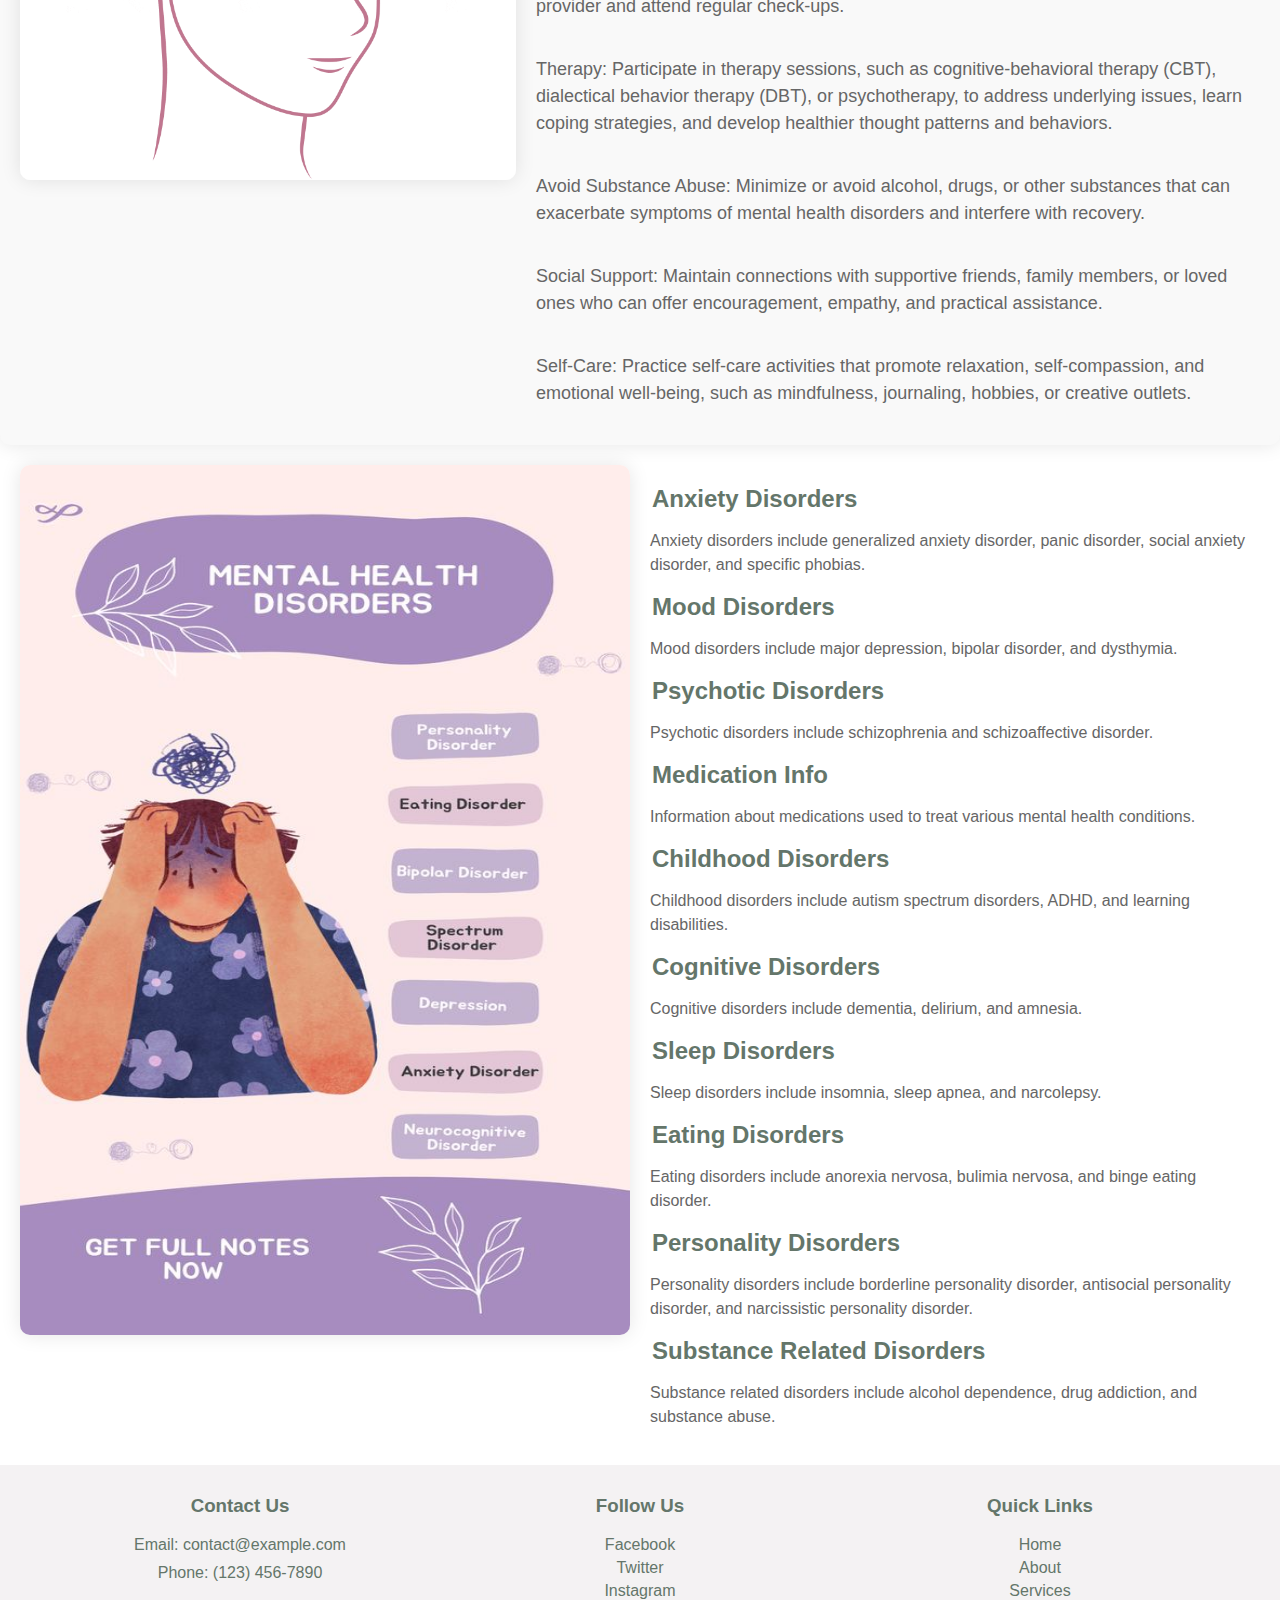
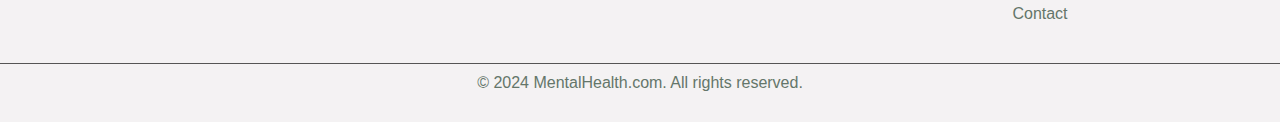
<file: info.html>
<!DOCTYPE html>
<html lang="en">
<head>
  <meta charset="UTF-8">
  <meta name="viewport" content="width=device-width, initial-scale=1.0">
  <link rel="stylesheet" href="css/info.css">
  <script defer src="main.js"></script>
  <title>Mental Health Info</title>
</head>
<body>
  <header>
    <nav class="navbar">
      <div class="logo">
        <img src="images/logo.jpeg" alt="MentalHealth.com">
      </div>
      <div class="nav-links">
        <div class="dropdown">
          <a href="index.html"> Home</a>
          <a href="blog.html" class="dropdown-toggle">Community</a>
          <div class="dropdown-menu">
            <div class="dropdown-column">
              <a href="#">About Us</a>
              <a href="#">Social</a>
            </div>
            <div class="dropdown-column">
              <a href="#">Blog</a>
              <a href="#">Medical Reviewers</a>
            </div>
            <div class="dropdown-column">
              <a href="#">News</a>
              <a href="#">Editorial Team</a>
            </div>
          </div>
        </div>
        <div class="dropdown">
          <a href="integrity.html" class="dropdown-toggle">Content Integrity</a>
          <div class="dropdown-menu">
            <div class="dropdown-column">
              <a href="#">Accessibility Statement</a>
              <a href="#">Medical Affairs</a>
            </div>
            <div class="dropdown-column">
              <a href="#">Advertising Policy</a>
              <a href="#">Publishing</a>
            </div>
            <div class="dropdown-column">
              <a href="#">Editorial Policy</a>
              <a href="#">Write for Us</a>
            </div>
          </div>
        </div>
        <div class="dropdown">
          <a href="info.html" class="dropdown-toggle">Mental Health Info</a>
          <div class="dropdown-menu">
            <div class="dropdown-column">
              <a href="#" id="anxiety-link">Anxiety Disorders</a>
              <a href="#" id="mood-link">Mood Disorders</a>
              <a href="#" id="psychotic-link">Psychotic Disorders</a>
              <a href="#">Medication Info</a>
            </div>
            <div class="dropdown-column">
              <a href="#">Childhood Disorders</a>
              <a href="#">Cognitive Disorders</a>
              <a href="#">Sleep Disorders</a>
            </div>
            <div class="dropdown-column">
              <a href="#">Eating Disorders</a>
              <a href="#">Personality Disorders</a>
              <a href="#">Substance Related Disorders</a>
            </div>
          </div>
        </div>
        <div class="dropdown">
          <a href="therapy.html" class="dropdown-toggle">Therapy</a>
          <div class="dropdown-menu">
            <div class="dropdown-column">
              <a href="#">Cognitive Behavioral Therapy (CBT)</a>
              <a href="#">Dialectical Behavior Therapy (DBT)</a>
            </div>
            <div class="dropdown-column">
              <a href="#">Integrative Therapy</a>
              <a href="#">Humanistic Therapy</a>
            </div>
            <div class="dropdown-column">
              <a href="#">Psychodynamic Therapy</a>
            </div>
          </div>
        </div>
      </div>
      <a href="#" class="login-btn">Log in</a>
    </nav>
  </header>
  <div class="info-box">
    <img src="images/e.gif" alt="Mental Health Image" class="mental-health-image">
    <div class="text-container">
      <h2>What is mental health?</h2>
      <p>"Mental health is the foundation of our inner balance and emotional resilience. It shapes our perceptions, thoughts, and interactions, influencing every aspect of our lives. It's about nurturing a positive mindset, managing stress effectively, and fostering healthy relationships with ourselves and others." It includes emotional, psychological, and social well-being. It affects how we think, feel, and act.</p>
    </div>
  </div>
  <div class="info-box">
    <img src="images/selfcare.gif" alt="Mental Health Image" class="mental-health-image">
    <div class="text-container">
      <h2>What causes mental health?</h2>
      <p>Mental health can be influenced by a combination of factors, including:
        Biological factors: Genetics, brain chemistry, and hormonal imbalances can play a role in mental health conditions.
        Environmental factors: Stressful life experiences, trauma, abuse, and exposure to violence or discrimination can impact mental well-being.
        Psychological factors: Personality traits, coping mechanisms, and cognitive patterns can affect how individuals respond to stressors and challenges.
        Socioeconomic factors: Economic status, access to healthcare, social support networks, and cultural norms can contribute to mental health disparities.
        Lifestyle factors: Diet, exercise, sleep patterns, substance use, and social activities can influence mental health outcomes.</p>
    </div>
  </div>
  <div class="info-box">
    <img src="images/im.gif" alt="Mental Health Image" class="mental-health-image">
    <div class="text-container">
      <h2>Why is mental health important?</h2>
      <p>Mental health is crucial for several reasons:
        Quality of Life: Good mental health enhances overall well-being, enabling individuals to enjoy fulfilling relationships, work, and leisure activities.
        Physical Health: Mental health influences physical health outcomes, affecting immune function, cardiovascular health, and susceptibility to chronic illnesses.
        Productivity: A positive mental state fosters productivity and efficiency in work and personal endeavors, leading to greater success and satisfaction.
        Resilience: Strong mental health helps individuals cope with stress, adversity, and life challenges, enhancing resilience and adaptive coping strategies. 
        Relationships: Mental health impacts how individuals relate to others, fostering healthy communication, empathy, and social connections.
        Societal Well-being: Promoting mental health reduces stigma, discrimination, and social inequality, fostering inclusive communities and societal cohesion.
        Overall, prioritizing mental health is essential for leading fulfilling lives, building resilient communities, and achieving sustainable development goals.</p>
    </div>
  </div>
  <div class="info-box">
    <img src="images/recover.gif" alt="Mental Health Image" class="recover">
    <div class="text-container">
      <h2>How to recover?</h2>
           <p>Recovering from mental health disorders is a journey that requires patience, persistence, and support from professionals and loved ones. It's essential to prioritize self-care and take proactive steps towards healing and well-being.
         Steps that may help:</p>
          <p>Seek Professional Help: Consult with mental health professionals such as therapists, counselors, or psychiatrists who can provide accurate diagnosis and personalized treatment plans.</p>
          <p>Medication: In some cases, medication may be prescribed to manage symptoms of mental health disorders. It's essential to follow the medication regimen prescribed by a healthcare provider and attend regular check-ups.</p>
          <p>Therapy: Participate in therapy sessions, such as cognitive-behavioral therapy (CBT), dialectical behavior therapy (DBT), or psychotherapy, to address underlying issues, learn coping strategies, and develop healthier thought patterns and behaviors.</p>
          <p>Avoid Substance Abuse: Minimize or avoid alcohol, drugs, or other substances that can exacerbate symptoms of mental health disorders and interfere with recovery.</p>
          <p>Social Support: Maintain connections with supportive friends, family members, or loved ones who can offer encouragement, empathy, and practical assistance.</p>
          <p>Self-Care: Practice self-care activities that promote relaxation, self-compassion, and emotional well-being, such as mindfulness, journaling, hobbies, or creative outlets.</p>
    </div>
  </div>
  <div class="info-container">
    <img src="images/disorders.jpg" alt="Disorders Image" class="disorder">
    <div class="text-container">
      <div class="disorder-item">
        <a href="#" id="anxiety-link">Anxiety Disorders</a>
        <div id="anxietyMessage" class="message hidden">
          <p>Anxiety disorders include generalized anxiety disorder, panic disorder, social anxiety disorder, and specific phobias.</p>
        </div>
      </div>
      <div class="disorder-item">
        <a href="#" id="mood-link">Mood Disorders</a>
        <div id="moodMessage" class="message hidden">
          <p>Mood disorders include major depression, bipolar disorder, and dysthymia.</p>
        </div>
      </div>
      <div class="disorder-item">
        <a href="#" id="psychotic-link">Psychotic Disorders</a>
        <div id="psychoticMessage" class="message hidden">
          <p>Psychotic disorders include schizophrenia and schizoaffective disorder.</p>
        </div>
      </div>
      <div class="disorder-item">
        <a href="#" id="medication-link">Medication Info</a>
        <div id="medicationMessage" class="message hidden">
          <p>Information about medications used to treat various mental health conditions.</p>
        </div>
      </div>
      <div class="disorder-item">
        <a href="#" id="childhood-link">Childhood Disorders</a>
        <div id="childhoodMessage" class="message hidden">
          <p>Childhood disorders include autism spectrum disorders, ADHD, and learning disabilities.</p>
        </div>
      </div>
      <div class="disorder-item">
        <a href="#" id="cognitive-link">Cognitive Disorders</a>
        <div id="cognitiveMessage" class="message hidden">
          <p>Cognitive disorders include dementia, delirium, and amnesia.</p>
        </div>
      </div>
      <div class="disorder-item">
        <a href="#" id="sleep-link">Sleep Disorders</a>
        <div id="sleepMessage" class="message hidden">
          <p>Sleep disorders include insomnia, sleep apnea, and narcolepsy.</p>
        </div>
      </div>
      <div class="disorder-item">
        <a href="#" id="eating-link">Eating Disorders</a>
        <div id="eatingMessage" class="message hidden">
          <p>Eating disorders include anorexia nervosa, bulimia nervosa, and binge eating disorder.</p>
        </div>
      </div>
      <div class="disorder-item">
        <a href="#" id="personality-link">Personality Disorders</a>
        <div id="personalityMessage" class="message hidden">
          <p>Personality disorders include borderline personality disorder, antisocial personality disorder, and narcissistic personality disorder.</p>
        </div>
      </div>
      <div class="disorder-item">
        <a href="#" id="substance-link">Substance Related Disorders</a>
        <div id="substanceMessage" class="message hidden">
          <p>Substance related disorders include alcohol dependence, drug addiction, and substance abuse.</p>
        </div>
      </div>
    </div>
  </div>

  <footer class="footer">
    <div class="footer-container">
      <div class="footer-section">
        <h3>Contact Us</h3>
        <p>Email: contact@example.com</p>
        <p>Phone: (123) 456-7890</p>
      </div>
      <div class="footer-section">
        <h3>Follow Us</h3>
        <ul class="social-links">
          <li><a href="#">Facebook</a></li>
          <li><a href="#">Twitter</a></li>
          <li><a href="#">Instagram</a></li>
        </ul>
      </div>
      <div class="footer-section">
        <h3>Quick Links</h3>
        <ul class="footer-links">
          <li><a href="#">Home</a></li>
          <li><a href="#">About</a></li>
          <li><a href="#">Services</a></li>
          <li><a href="#">Contact</a></li>
        </ul>
      </div>
    </div>
    <div class="footer-bottom">
      <p>&copy; 2024 MentalHealth.com. All rights reserved.</p>
    </div>
  </footer>


</body>
</html>
</file>
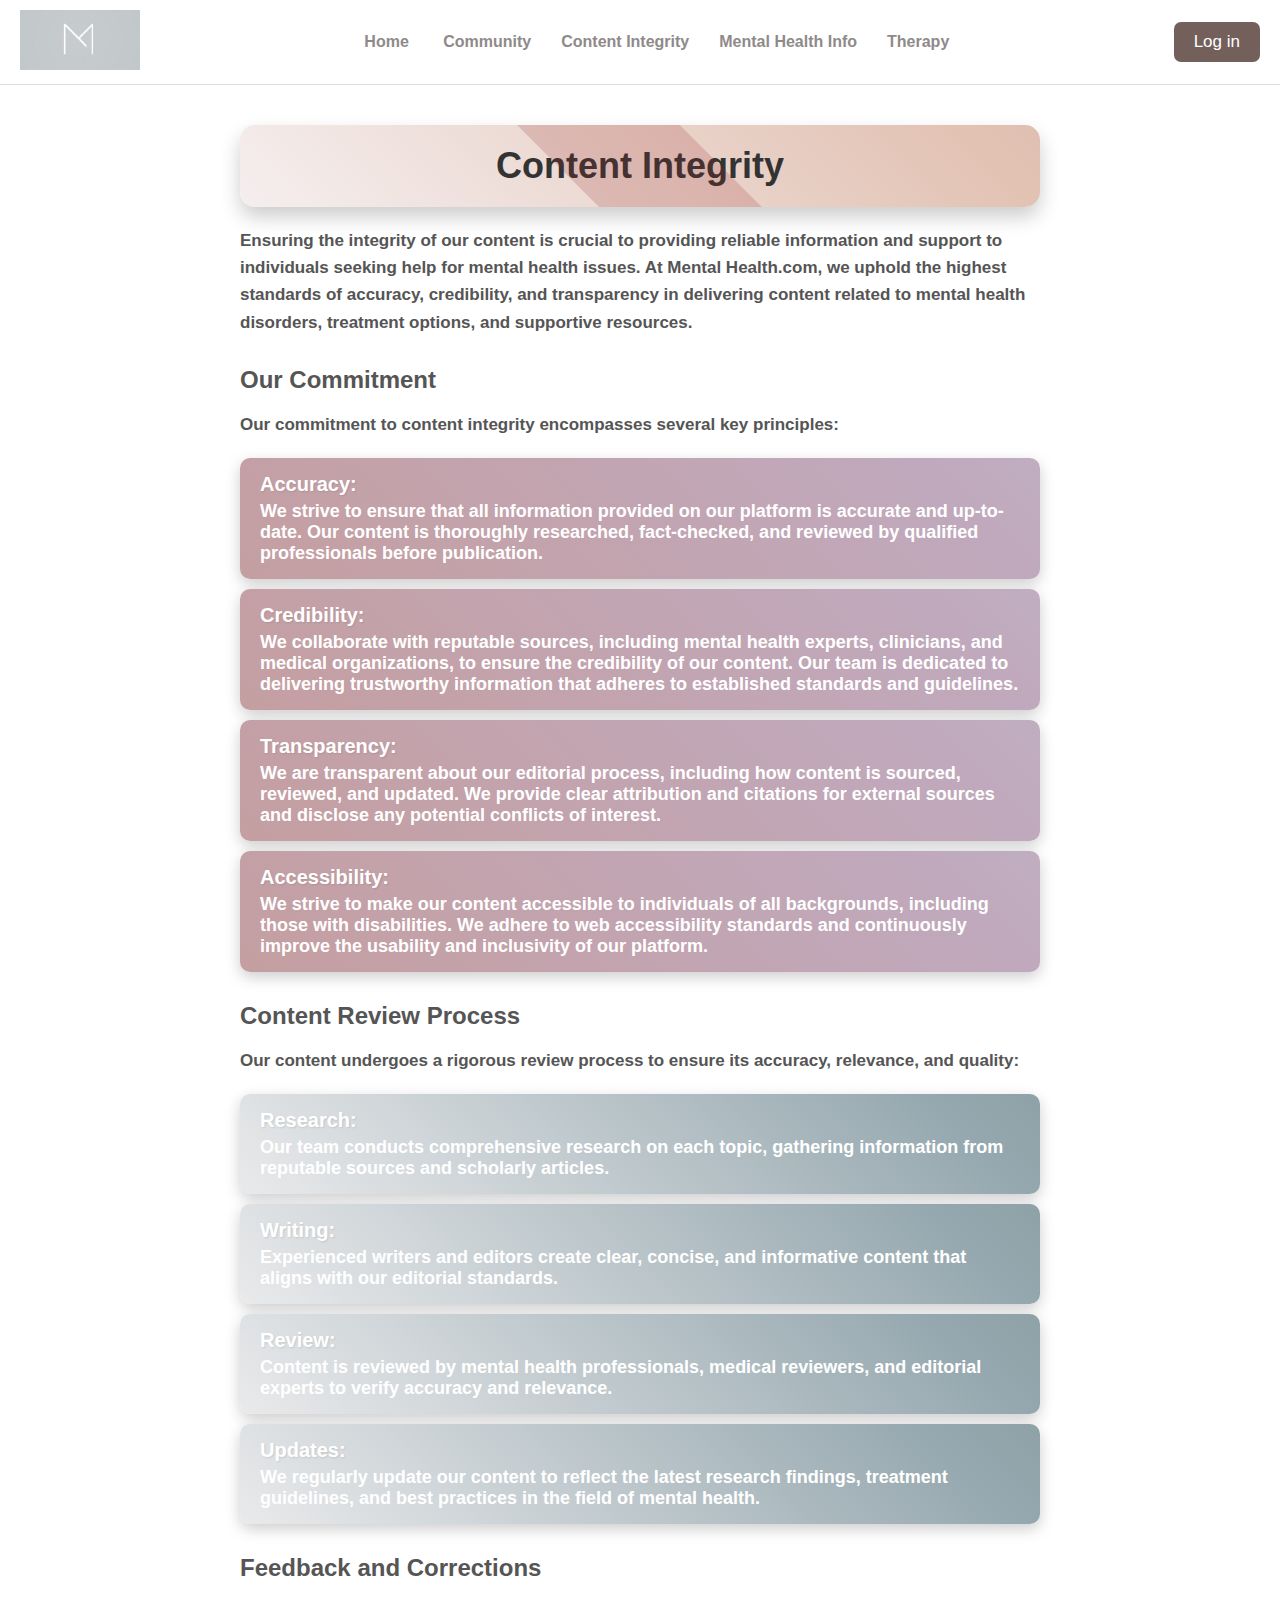
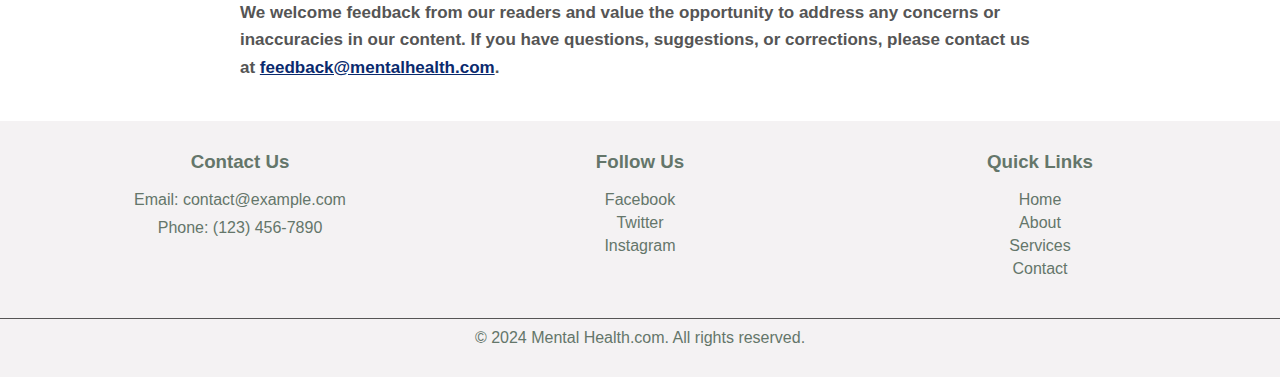
<file: integrity.html>
<!DOCTYPE html>
<html lang="en">
<head>
    <meta charset="UTF-8">
    <meta name="viewport" content="width=device-width, initial-scale=1.0">
    <title>Content Integrity - Mental Health</title>
    <link rel="stylesheet" href="css/integrity.css">
    <script defer src="main.js"></script>
</head>
<body>
  <header>
    <nav class="navbar">
      <div class="logo">
          <img src="images/logo.jpeg" alt="MentalHealth.com">
      </div>
      <div class="nav-links">
          <div class="dropdown">
              <a href="index.html">Home</a>
              <a href="blog.html" class="dropdown-toggle">Community</a>
              <div class="dropdown-menu">
                  <div class="dropdown-column">
                      <a href="#">About Us</a>
                      <a href="#">Social</a>
                  </div>
                  <div class="dropdown-column">
                      <a href="#">Blog</a>
                      <a href="#">Medical Reviewers</a>
                  </div>
                  <div class="dropdown-column">
                      <a href="#">News</a>
                      <a href="#">Editorial Team</a>
                  </div>
              </div>
          </div>
          <div class="dropdown">
              <a href="integrity.html" class="dropdown-toggle">Content Integrity</a>
              <div class="dropdown-menu">
                  <div class="dropdown-column">
                      <a href="#">Accessibility Statement</a>
                      <a href="#">Medical Affairs</a>
                  </div>
                  <div class="dropdown-column">
                      <a href="#">Advertising Policy</a>
                      <a href="#">Publishing</a>
                  </div>
                  <div class="dropdown-column">
                      <a href="#">Editorial Policy</a>
                      <a href="#">Write for Us</a>
                  </div>
              </div>
          </div>
          <div class="dropdown">
              <a href="info.html" class="dropdown-toggle">Mental Health Info</a>
              <div class="dropdown-menu">
                  <div class="dropdown-column">
                      <a href="#" id="anxiety-link">Anxiety Disorders</a>
                      <a href="#" id="mood-link">Mood Disorders</a>
                      <a href="#" id="psychotic-link">Psychotic Disorders</a>
                      <a href="#">Medication Info</a>
                  </div>
                  <div class="dropdown-column">
                      <a href="#">Childhood Disorders</a>
                      <a href="#">Cognitive Disorders</a>
                      <a href="#">Sleep Disorders</a>
                  </div>
                  <div class="dropdown-column">
                      <a href="#">Eating Disorders</a>
                      <a href="#">Personality Disorders</a>
                      <a href="#">Substance Related Disorders</a>
                  </div>
              </div>
          </div>
          <div class="dropdown">
              <a href="therapy.html" class="dropdown-toggle">Therapy</a>
              <div class="dropdown-menu">
                  <div class="dropdown-column">
                      <a href="#">Cognitive Behavioral Therapy (CBT)</a>
                      <a href="#">Dialectical Behavior Therapy (DBT)</a>
                  </div>
                  <div class="dropdown-column">
                      <a href="#">Integrative Therapy</a>
                      <a href="#">Humanistic Therapy</a>
                  </div>
                  <div class="dropdown-column">
                      <a href="#">Psychodynamic Therapy</a>
                  </div>
              </div>
          </div>
      </div>
      <a href="#" class="login-btn">Log in</a>
    </nav>
  </header>
  <div class="content">
    <div class="content-integrity">
      <h1 class="amazing-header">Content Integrity</h1>
      <p>Ensuring the integrity of our content is crucial to providing reliable information and support to individuals seeking help for mental health issues. At Mental Health.com, we uphold the highest standards of accuracy, credibility, and transparency in delivering content related to mental health disorders, treatment options, and supportive resources.</p>
      <h2>Our Commitment</h2>
      <p>Our commitment to content integrity encompasses several key principles:</p>
      <ul>
        <li><strong>Accuracy:</strong> We strive to ensure that all information provided on our platform is accurate and up-to-date. Our content is thoroughly researched, fact-checked, and reviewed by qualified professionals before publication.</li>
        <li><strong>Credibility:</strong> We collaborate with reputable sources, including mental health experts, clinicians, and medical organizations, to ensure the credibility of our content. Our team is dedicated to delivering trustworthy information that adheres to established standards and guidelines.</li>
        <li><strong>Transparency:</strong> We are transparent about our editorial process, including how content is sourced, reviewed, and updated. We provide clear attribution and citations for external sources and disclose any potential conflicts of interest.</li>
        <li><strong>Accessibility:</strong> We strive to make our content accessible to individuals of all backgrounds, including those with disabilities. We adhere to web accessibility standards and continuously improve the usability and inclusivity of our platform.</li>
      </ul>
      <h2>Content Review Process</h2>
      <p>Our content undergoes a rigorous review process to ensure its accuracy, relevance, and quality:</p>
      <ol>
        <li><strong>Research:</strong> Our team conducts comprehensive research on each topic, gathering information from reputable sources and scholarly articles.</li>
        <li><strong>Writing:</strong> Experienced writers and editors create clear, concise, and informative content that aligns with our editorial standards.</li>
        <li><strong>Review:</strong> Content is reviewed by mental health professionals, medical reviewers, and editorial experts to verify accuracy and relevance.</li>
        <li><strong>Updates:</strong> We regularly update our content to reflect the latest research findings, treatment guidelines, and best practices in the field of mental health.</li>
      </ol>

      <h2>Feedback and Corrections</h2>
      <p>We welcome feedback from our readers and value the opportunity to address any concerns or inaccuracies in our content. If you have questions, suggestions, or corrections, please contact us at <a href="mailto:feedback@mentalhealth.com">feedback@mentalhealth.com</a>.</p>
    </div>
  </div>
  <footer class="footer">
    <div class="footer-container">
      <div class="footer-section">
        <h3>Contact Us</h3>
        <p>Email: contact@example.com</p>
        <p>Phone: (123) 456-7890</p>
      </div>
      <div class="footer-section">
        <h3>Follow Us</h3>
        <ul class="social-links">
          <li><a href="#">Facebook</a></li>
          <li><a href="#">Twitter</a></li>
          <li><a href="#">Instagram</a></li>
        </ul>
      </div>
      <div class="footer-section">
        <h3>Quick Links</h3>
        <ul class="footer-links">
          <li><a href="#">Home</a></li>
          <li><a href="#">About</a></li>
          <li><a href="#">Services</a></li>
          <li><a href="#">Contact</a></li>
        </ul>
      </div>
    </div>
    <div class="footer-bottom">
      <p>&copy; 2024 Mental Health.com. All rights reserved.</p>
    </div>
  </footer>
</body>
</html>
</file>
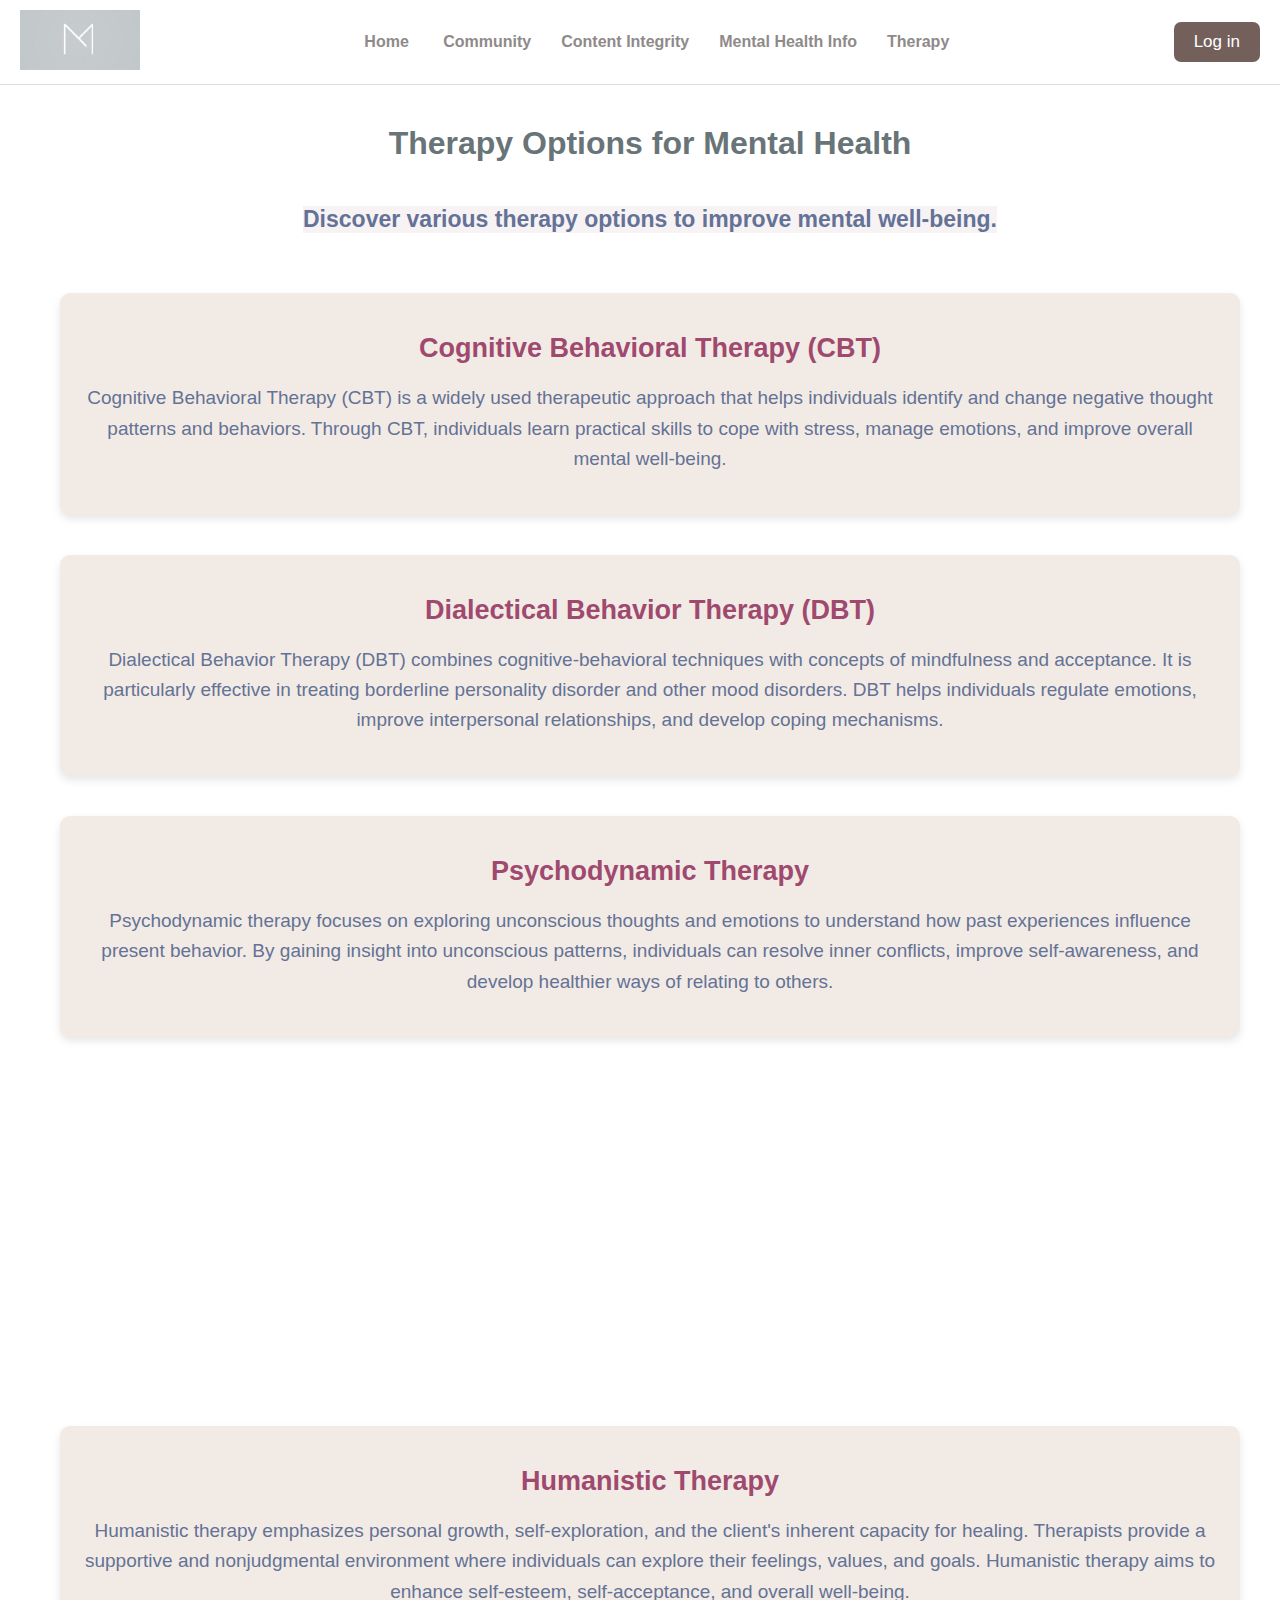
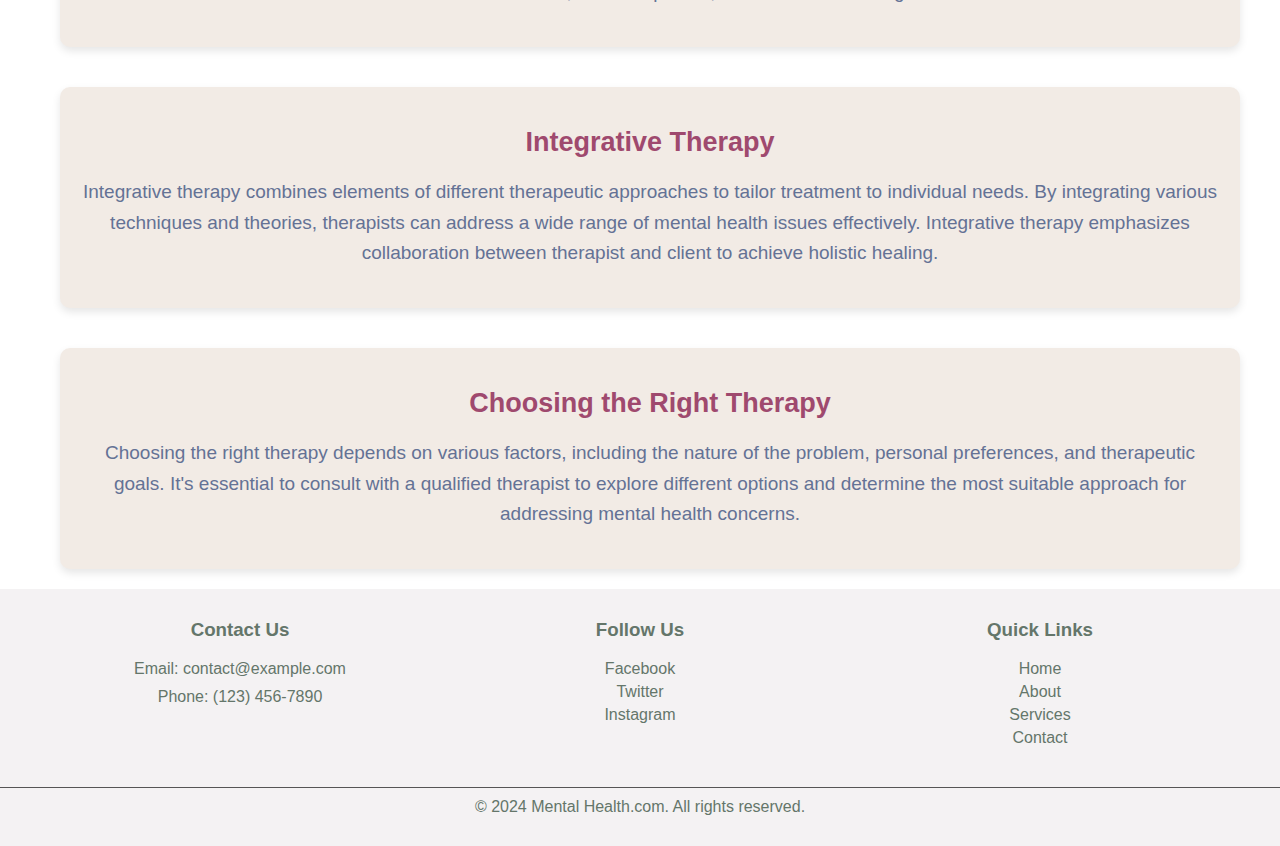
<file: therapy.html>
<!DOCTYPE html>
<html lang="en">
<head>
    <meta charset="UTF-8">
    <meta name="viewport" content="width=device-width, initial-scale=1.0">
    <title>Mental Health Disorders</title>
    <link rel="stylesheet" href="css/therapy.css">
    <script defer src="main.js"></script>
</head>
<body>
  <header>
    <nav class="navbar">
      <div class="logo">
          <img src="images/logo.jpeg" alt="MentalHealth.com">
      </div>
      <div class="nav-links">
          <div class="dropdown">
            <a href="index.html"> Home</a>
              <a href="blog.html" class="dropdown-toggle">Community</a>
              <div class="dropdown-menu">
                  <div class="dropdown-column">
                      <a href="#">About Us</a>
                      <a href="#">Social</a>
                  </div>
                  <div class="dropdown-column">
                      <a href="#">Blog</a>
                      <a href="#">Medical Reviewers</a>
                  </div>
                  <div class="dropdown-column">
                      <a href="#">News</a>
                      <a href="#">Editorial Team</a>
                  </div>
              </div>
          </div>
          <div class="dropdown">
              <a href="integrity.html" class="dropdown-toggle">Content Integrity</a>
              <div class="dropdown-menu">
                  <div class="dropdown-column">
                      <a href="#">Accessibility Statement</a>
                      <a href="#">Medical Affairs</a>
                  </div>
                  <div class="dropdown-column">
                      <a href="#">Advertising Policy</a>
                      <a href="#">Publishing</a>
                  </div>
                  <div class="dropdown-column">
                      <a href="#">Editorial Policy</a>
                      <a href="#">Write for Us</a>
                  </div>
              </div>
          </div>
          <div class="dropdown">
              <a href="info.html" class="dropdown-toggle">Mental Health Info</a>
              <div class="dropdown-menu">
                  <div class="dropdown-column">
                      <a href="#" id="anxiety-link">Anxiety Disorders</a>
                      <a href="#" id="mood-link">Mood Disorders</a>
                      <a href="#" id="psychotic-link">Psychotic Disorders</a>
                      <a href="#">Medication Info</a>
                  </div>
                  <div class="dropdown-column">
                      <a href="#">Childhood Disorders</a>
                      <a href="#">Cognitive Disorders</a>
                      <a href="#">Sleep Disorders</a>
                  </div>
                  <div class="dropdown-column">
                      <a href="#">Eating Disorders</a>
                      <a href="#">Personality Disorders</a>
                      <a href="#">Substance Related Disorders</a>
                  </div>
              </div>
          </div>
          <div class="dropdown">
              <a href="therapy.html" class="dropdown-toggle">Therapy</a>
              <div class="dropdown-menu">
                  <div class="dropdown-column">
                      <a href="#">Cognitive Behavioral Therapy (CBT)</a>
                      <a href="#">Dialectical Behavior Therapy (DBT)</a>
                  </div>
                  <div class="dropdown-column">
                      <a href="#">Integrative Therapy</a>
                      <a href="#">Humanistic Therapy</a>
                  </div>
                  <div class="dropdown-column">
                      <a href="#">Psychodynamic Therapy</a>
                  </div>
              </div>
          </div>
      </div>
      <a href="#" class="login-btn">Log in</a>
  </nav>
  </header>
  <div class="info-container">
    <div class="text-container">
      <h1>Therapy Options for Mental Health</h1>
      <p class="discover">Discover various therapy options to improve mental well-being.</p>    
      <div class="therapy-description">
        <h2>Cognitive Behavioral Therapy (CBT)</h2>
        <p>Cognitive Behavioral Therapy (CBT) is a widely used therapeutic approach that helps individuals identify and change negative thought patterns and behaviors. Through CBT, individuals learn practical skills to cope with stress, manage emotions, and improve overall mental well-being.</p>
      </div>
      <div class="therapy-description">
        <h2>Dialectical Behavior Therapy (DBT)</h2>
        <p>Dialectical Behavior Therapy (DBT) combines cognitive-behavioral techniques with concepts of mindfulness and acceptance. It is particularly effective in treating borderline personality disorder and other mood disorders. DBT helps individuals regulate emotions, improve interpersonal relationships, and develop coping mechanisms.</p>
      </div>
      <div class="therapy-description">
        <h2>Psychodynamic Therapy</h2>
        <p>Psychodynamic therapy focuses on exploring unconscious thoughts and emotions to understand how past experiences influence present behavior. By gaining insight into unconscious patterns, individuals can resolve inner conflicts, improve self-awareness, and develop healthier ways of relating to others.</p>
      </div>     
      <div class="video-container">
        <iframe width="560" height="315" src="https://www.youtube.com/embed/GXoErccq0vw?si=8Nf81ydgquCqXkn2" title="YouTube video player" frameborder="0" allow="accelerometer; autoplay; clipboard-write; encrypted-media; gyroscope; picture-in-picture; web-share" referrerpolicy="strict-origin-when-cross-origin" allowfullscreen></iframe>
        <iframe width="560" height="315" src="https://www.youtube.com/embed/f9NH2MJixjU?si=CPzGeXblsm0t6Rwm" title="YouTube video player" frameborder="0" allow="accelerometer; autoplay; clipboard-write; encrypted-media; gyroscope; picture-in-picture; web-share" referrerpolicy="strict-origin-when-cross-origin" allowfullscreen></iframe>
      </div>
      <div class="therapy-description">
        <h2>Humanistic Therapy</h2>
        <p>Humanistic therapy emphasizes personal growth, self-exploration, and the client's inherent capacity for healing. Therapists provide a supportive and nonjudgmental environment where individuals can explore their feelings, values, and goals. Humanistic therapy aims to enhance self-esteem, self-acceptance, and overall well-being.</p>
      </div>
      <div class="therapy-description">
        <h2>Integrative Therapy</h2>
        <p>Integrative therapy combines elements of different therapeutic approaches to tailor treatment to individual needs. By integrating various techniques and theories, therapists can address a wide range of mental health issues effectively. Integrative therapy emphasizes collaboration between therapist and client to achieve holistic healing.</p>
      </div>
      <div class="therapy-description">
        <h2>Choosing the Right Therapy</h2>
        <p>Choosing the right therapy depends on various factors, including the nature of the problem, personal preferences, and therapeutic goals. It's essential to consult with a qualified therapist to explore different options and determine the most suitable approach for addressing mental health concerns.</p>
      </div>
    </div>
  </div>
  <footer class="footer">
    <div class="footer-container">
      <div class="footer-section">
        <h3>Contact Us</h3>
        <p>Email: contact@example.com</p>
        <p>Phone: (123) 456-7890</p>
      </div>
      <div class="footer-section">
        <h3>Follow Us</h3>
        <ul class="social-links">
          <li><a href="#">Facebook</a></li>
          <li><a href="#">Twitter</a></li>
          <li><a href="#">Instagram</a></li>
        </ul>
      </div>
      <div class="footer-section">
        <h3>Quick Links</h3>
        <ul class="footer-links">
          <li><a href="#">Home</a></li>
          <li><a href="#">About</a></li>
          <li><a href="#">Services</a></li>
          <li><a href="#">Contact</a></li>
        </ul>
      </div>
    </div>
    <div class="footer-bottom">
      <p>&copy; 2024 Mental Health.com. All rights reserved.</p>
    </div>
  </footer>
</body>
</html>
</file>
<file: css/style.css>
body {
  margin: 0;
  font-family: Arial, sans-serif;
}

.navbar {
  display: flex;
  align-items: center;
  justify-content: space-between;
  background-color: #fff;
  padding: 10px 20px;
  border-bottom: 1px solid #ddd;
  position: relative;
  z-index: 10;
}

.navbar img {
  height: 60px;
  width: 120px;
}

.navbar .nav-links {
  display: flex;
  color: #8f8a8a;
  font-weight: bold;
  align-items: center;
}

.navbar .nav-links a {
  margin: 0 15px;
  text-decoration: none;
  color: #8f8a8a;
  font-size: 16px;
}

.navbar .nav-links a:hover {
  color: #C0A9BD;
  cursor: pointer;
}

.navbar .login-btn {
  background-color: #73605B;
  color: #fff;
  padding: 10px 20px;
  text-decoration: none;
  border-radius: 7px;
  font-size: 17px;
}

.navbar .login-btn:hover {
  background-color: #F4F2F3;
  color:  #64766A;
}

.dropdown {
  position: relative;
  display: inline-block;
}

.dropdown-menu {
  display: none;
  position: absolute;
  background-color: #fff;
  box-shadow: 0 8px 16px rgba(0, 0, 0, 0.1);
  z-index: 1;
  color: gray;
  width: 450px;
  top: 50px;
  left: -100px;
  border: 1px solid #ddd;
}

.dropdown-menu a {
  color: #c7bdbd;
  padding: 12px 16px;
  text-decoration: none;
  display: block;
  font-size: 16px;
}

.dropdown-menu a:hover {
  background-color: #f1f1f1;
}

.dropdown:hover .dropdown-menu {
  display: block;
}

.dropdown-toggle {
  cursor: pointer;
}

/* New Styles for Intro Section */
.intro-section {
  padding: 20px;
  height: 400px;
  background-color: #f1f1f1;
  border-bottom: 1px solid #ddd;
}

.intro-container {
  display: flex;
  align-items: center;
}

.intro-text {
  flex: 1;
  padding-right: 40px;
  /* Add padding to create space between text and bubble */
}

.intro-text h1 {
  margin: 0;
  font-size: 28px;
  font-size: 35px;
  color: #C0A9BD;
}

.intro-text p {
  margin: 10px 0 0;
  font-size: 18px;
  color: #8f8a8a;
  font-family: Arial, Helvetica sans-serif;
  margin-top: 25px;
}



.bubble {
  flex: 0 0 200px;
  height: 220px;
  width: 100px;
  margin-top:90px;
  background-color:#C0A9BD;
  color: black;
  font-weight: bold;
  border-radius: 50%;
  margin-right: 40px;
  display: flex;
  margin-left: 170px;
  margin-right: 200px;
  align-items: center;
  justify-content: center;
  position: relative;
  animation: growShrink 9s infinite;
}

.bubble p {
  margin: 0;
  font-size: 18px;
  color: white;
  text-align: center;
}

@keyframes growShrink {

  0%,
  100% {
    transform: scale(1);
    background-color: #C0A9BD;
  }

  50% {
    transform: scale(1.5);
    background-color:#d5bdaf;
  }
}


/* Styles for the section containing the feeling prompt */
.feeling-section {
  padding: 20px;
  margin: 20px auto;
  width: 100%;
  max-width: 600px;
}

/* Styles for the container within the section */
.feeling-container {
  display: flex;
  justify-content: center;
  align-items: center;
}

/* Styles for the dropdown content */
.dropdown-content {
  position: relative;
  display: inline-block;
}

/* Styles for the prompt text */
.how {
  font-size: 50px;
  color:#555555;
  margin-top: 100px;
  padding: 10px 20px;
  font-weight: bold;
  transition: background-color 0.3s ease;
}

/* Hover effect for the prompt text */
.how:hover {
  background-color: #f9f9f9;
  /* Slightly darker background on hover */
}


.hidden {
  display: none;
}


.message {
  margin-top: 10px; /* Adjust as needed */
  padding: 10px;
  background-color: #f9f9f9;
  border: 1px solid #ddd;
  border-radius: 5px;
}


/* Tabs Section */
/* Tabs Section */
.tabs {
  display: flex;
  justify-content: center;
  margin-bottom: 20px;
}

.tab-button {
  background-color: #fff;
  border: none;
  border-bottom: 2px solid #ddd;
  margin: 0 10px;
  padding: 10px 20px;
  cursor: pointer;
  color: #C0A9BD;
  font-size: 20px;
}

.tab-button:hover, .tab-button:focus {
  border-bottom: 8px solid #C0A9BD;
  outline: none;
}

.tab-content {
  display: flex;
  justify-content: center;
  width: 100%;

}

.tab {
  display: none;
  text-align: left;
  width: 100%;
  max-width: 100%;
}

.tab ul {
  list-style: none;
  padding: 0;
  margin: 0;
}

.tab ul li {
  margin: 10px 0;
  font-size: 28px;
  margin-top: 30px;
  margin-left: 30px;
  color: #8f8a8a;
  text-align: center;
  height: 45px;

  padding-top: 10px;
  cursor: pointer;
}

.tab ul li:hover{
  background-color: #F4F2F3;
  color:  #64766A;
  padding-top: 10px;
}
tab ul li a:hover{
  color:  #64766A;
}
.tab-content a[href="angry.html"]{
  color:  #8f8a8a;
  text-decoration: none;
}
.tab-content a[href="angry.html"]:hover {
  background-color: #F4F2F3;
  color:#64766A;
}




/* Help Section */
.help-section {
  background-color: #C0A9BD;
  padding: 40px 20px;
  color: white;
  height: 250px;
  display: flex;
  justify-content: center;
  align-items: center;
}

.help-container {
  display: flex;
  justify-content: space-between;
  align-items: center;
  width: 100%;
  max-width: 800px;
}

.help-text {
  flex: 1;
}

.help-text h2 {
  margin: 0;
  font-size: 24px;
  margin-left: 10px;
}

.help-info {
  flex: 2;
  display: flex;
  flex-direction: column;
  align-items: flex-start;
}

.help-info p {
  margin: 0 0 10px;
  font-size: 19px;
  color: #F4F2F3;
}

.help-btn {
  background-color: #F4F2F3;
  color:  #64766A;
  margin-top: 30px;
  padding: 10px 20px;
  text-decoration: none;
  border-radius: 5px;
  font-size: 16px;
  font-weight: bold;
}

.help-btn:hover{
  background-color: #d1cbcb;
  color: white;
}



/* Footer */
.footer {
  background-color: #F4F2F3;
  color:  #64766A;
  padding: 20px 0;
  text-align: center;
}

.footer-container {
  display: flex;
  justify-content: space-around;
  align-items: flex-start;
  flex-wrap: wrap;
  max-width: 1200px;
  margin: 0 auto;
  padding: 0 20px;
}

.footer-section {
  flex: 1;
  min-width: 200px;
  margin: 10px;
}

.footer-section h3 {
  margin-top: 0;
}

.footer-section p,
.footer-section ul {
  margin: 10px 0;
}

.footer-section ul {
  list-style: none;
  padding: 0;
}

.footer-section ul li {
  margin: 5px 0;
}

.footer-section ul li a {
  color:  #64766A;
  text-decoration: none;
}

.footer-section ul li a:hover {
  text-decoration: underline;
}

.footer-bottom {
  border-top: 1px solid #555;
  padding: 10px 0;
  margin-top: 20px;
}

.footer-bottom p {
  margin: 0;
}



.photo-container {
  display: flex;
  align-items: center;
}

.photo-text img {
  max-width: 100%;
  height: auto;
}

.textt {
  margin-left: 60px; /* Adjust as necessary for spacing */
  font-size: 28px;
  color: #64766A;
}

.photo {
  padding: 20px; /* Add padding to the section if needed */
}


@keyframes continuousSlide {
  0% {
      transform: translateX(-100%);
  }
  50% {
      transform: translateX(0);
  }
  100% {
      transform: translateX(-100%);
  }
}

.animated-photo {
  animation: continuousSlide 5s linear infinite; /* Adjust duration and easing as needed */
}



#angryMessage p {
  font-family: Arial, sans-serif; 
  font-size: 20px; 
  line-height: 1.5; 
  margin: 10px 0; 
  text-align: center;
  padding: 10px; 
  text-decoration: none;
  width:100%;
  color:  #64766A;
}

#anxiousMessage p {
  font-family: Arial, sans-serif; 
  font-size: 20px; 
  line-height: 1.5; 
  margin: 10px 0; 
  padding: 10px; 
  text-align: center;
  text-decoration: none;
  width:100%;
  color:  #64766A;
}

#sadMessage p {
  font-family: Arial, sans-serif; 
  font-size: 20px; 
  line-height: 1.5; 
  margin: 10px 0; 
  padding: 10px; 
  text-align: center;
  text-decoration: none;
  width:100%;
  color:  #64766A;
}

#hopelessMessage{
  font-family: Arial, sans-serif; 
  font-size: 20px; 
  line-height: 1.5; 
  margin: 10px 0; 
  padding: 10px; 
  text-align: center;
  text-decoration: none;
  width:100%;
  color:  #64766A;
}

#lonelyMessage{
  font-family: Arial, sans-serif; 
  font-size: 20px; 
  line-height: 1.5; 
  margin: 10px 0; 
  padding: 10px; 
  text-align: center;
  text-decoration: none;
  width:100%;
  color:  #64766A
}

#weirdMessage{
  font-family: Arial, sans-serif; 
  font-size: 20px; 
  line-height: 1.5; 
  margin: 10px 0; 
  padding: 10px; 
  text-align: center;
  text-decoration: none;
  width:100%;
  color:  #64766A
}

#stressedMessage{
  font-family: Arial, sans-serif; 
  font-size: 20px; 
  line-height: 1.5; 
  margin: 10px 0; 
  padding: 10px; 
  text-align: center;
  text-decoration: none;
  width:100%;
  color:  #64766A
}

#unfittingMessage{
  font-family: Arial, sans-serif; 
  font-size: 20px; 
  line-height: 1.5; 
  margin: 10px 0; 
  padding: 10px; 
  text-align: center;
  text-decoration: none;
  width:100%;
  color:  #64766A
}

#abuseMessage{
  font-family: Arial, sans-serif; 
  font-size: 20px; 
  line-height: 1.5; 
  margin: 10px 0; 
  padding: 10px; 
  text-align: center;
  text-decoration: none;
  width:100%;
  color:  #64766A
}

#breakupMessage{
  font-family: Arial, sans-serif; 
  font-size: 20px; 
  line-height: 1.5; 
  margin: 10px 0; 
  padding: 10px; 
  text-align: center;
  text-decoration: none;
  width:100%;
  color:  #64766A
}

#lossMessage{
  font-family: Arial, sans-serif; 
  font-size: 20px; 
  line-height: 1.5; 
  text-align: center;
  margin: 10px 0; 
  padding: 10px; 
  text-decoration: none;
  width:100%;
  color:  #64766A
}

#socialMediaMessage{
  font-family: Arial, sans-serif; 
  font-size: 20px; 
  line-height: 1.5; 
  text-align: center;
  margin: 10px 0; 
  padding: 10px; 
  text-decoration: none;
  width:100%;
  color:  #64766A
}

#discriminationMessage{
  font-family: Arial, sans-serif; 
  font-size: 20px; 
  text-align: center;
  line-height: 1.5; 
  margin: 10px 0; 
  padding: 10px; 
  text-decoration: none;
  width:100%;
  color:  #64766A
}

#suicidalThoughtsMessage{
  font-family: Arial, sans-serif; 
  font-size: 20px; 
  line-height: 1.5; 
  text-align: center;
  margin: 10px 0; 
  padding: 10px; 
  text-decoration: none;
  width:100%;
  color:  #64766A
}

#selfInjuryMessage{
  font-family: Arial, sans-serif; 
  font-size: 20px; 
  text-align: center;
  line-height: 1.5; 
  margin: 10px 0; 
  padding: 10px; 
  text-decoration: none;
  width:100%;
  color:  #64766A
}

#traumaMessage{
  font-family: Arial, sans-serif; 
  font-size: 20px; 
  line-height: 1.5; 
  margin: 10px 0; 
  text-align: center;
  padding: 10px; 
  text-decoration: none;
  width:100%;
  color:  #64766A
}

#moneyProblemsMessage{
  font-family: Arial, sans-serif; 
  font-size: 20px; 
  text-align: center;
  line-height: 1.5; 
  margin: 10px 0; 
  padding: 10px; 
  text-decoration: none;
  width:100%;
  color:  #64766A
}



@media screen and (min-width: 768px) {
  .navbar .nav-links {
    display: flex;
  }
  .navbar .login-btn {
    display: block;
  }
}
@media screen and (min-width: 768px) {
  .bubble {
    max-width: 50%;
  }
}



/* Show/hide nav links and login button on smaller screens */
@media screen and (min-width: 768px) {
  .navbar .nav-links {
    display: flex;
  } /* Close the CSS rule for .nav-links */
  
  .navbar .login-btn {
    display: block;
  } /* Close the CSS rule for .login-btn */
}

@media (min-width: 768px) {
  .intro-container {
    flex-direction: row;
    text-align: left;
  }
}


/* Responsive Styles */
@media (max-width: 768px) {
  .intro-container {
      flex-direction: column;
  }

  .intro-text, .bubble {
      margin-bottom: 20px;
  }

  .nav-links {
      flex-direction: column;
      align-items: center;
  }

  .nav-links a, .login-btn {
      margin: 5px 0;
  }
}


/* Responsive Styles */
@media (max-width: 768px) {
  .intro-container, .feeling-container {
      flex-direction: column;
      align-items: center;
  }

  .intro-text, .bubble, .dropdown-content {
      margin: 10px 0;
      text-align: center;
  }
}
</file>
<file: css/blog.css>
body {
  margin: 0;
  font-family: Arial, sans-serif;
}

.navbar {
  display: flex;
  align-items: center;
  justify-content: space-between;
  background-color: #fff;
  padding: 10px 20px;
  border-bottom: 1px solid #ddd;
}

.navbar img {
  height: 60px;
  width: 120px;
}

.navbar .nav-links {
  display: flex;
  color: #8f8a8a;
  font-weight: bold;
  align-items: center;
}

.navbar .nav-links a {
  margin: 0 15px;
  text-decoration: none;
  color: #8f8a8a;
  font-size: 16px;
}

.navbar .nav-links a:hover {
  color: #C0A9BD;
}

.navbar .login-btn {
  background-color: #73605B;
  color: #fff;
  padding: 10px 20px;
  text-decoration: none;
  border-radius: 7px;
  font-size: 17px;
}

.navbar .login-btn:hover {
  background-color: #F4F2F3;
  color:  #64766A;
}

.dropdown {
  position: relative;
  display: inline-block;
}

.dropdown-menu {
  display: none;
  position: absolute;
  background-color: #fff;
  box-shadow: 0 8px 16px rgba(0, 0, 0, 0.1);
  z-index: 1;
  color: gray;
  width: 450px;
  top: 50px;
  left: -100px;
  border: 1px solid #ddd;
}

.dropdown-menu a {
  color: #c7bdbd;
  padding: 12px 16px;
  text-decoration: none;
  display: block;
  font-size: 16px;
}

.dropdown-menu a:hover {
  background-color: #f1f1f1;
}

.dropdown:hover .dropdown-menu {
  display: block;
}

.dropdown-toggle {
  cursor: pointer;
}


/* Blog Posts */
.blog-post {
  margin-bottom: 30px;
}

.blog-title {
  color: #007bff;
}

.blog-meta {
  color: #888;
}

.blog-excerpt {
  color: #555;
}

.read-more {
  color: #C0A9BD;
  text-decoration: none;
}

.read-more:hover {
  text-decoration: underline;
}

/* Sidebar Styles */
.sidebar {
  flex: 1;
  margin-bottom: 30px;
  margin-top: 30px;
  margin-left: 40px;
}

.sidebar-widget {
  margin-bottom: 30px;
}

.widget-title {
  color: #007bff;
}

.categories {
  list-style: none;
  padding: 0;
}

.categories li {
  margin-bottom: 10px;
}

.categories a {
  color: #333;
  text-decoration: none;
}

.categories a:hover {
  text-decoration: underline;
}



/* Responsive Styles */
@media screen and (max-width: 768px) {
  .container {
    flex-direction: column;
    padding: 10px;
  }

  .navbar {
    flex-direction: column;
    align-items: flex-start;
  }

  .nav-links {
    margin-top: 10px;
  }

  .sidebar {
    margin-left: 0;
    order: -1;
  }
}


.featured-articles {
  display: flex;
  justify-content: space-around;
  align-items: stretch;
  flex-wrap: wrap;
  padding: 40px 0;
}


.article {
  flex: 0 0 30%;
  display: flex;
  flex-direction: column;
  height: auto;
  background-color: #fff;
  border-radius: 8px;
  overflow: hidden;
  margin-bottom: 20px;
  box-shadow: 0 4px 8px rgba(0, 0, 0, 0.1);
}

.article img {
  width: 100%;
  height: auto;
  border-bottom: 1px solid #ddd;
}

.article-content {
  padding: 20px;
  flex-grow: 1;
  display: flex;
  flex-direction: column;
  justify-content: space-between; /* Ensure the content and button are spaced out */
}

.article-content h3 {
  margin-top: 0;
  color:#90AFC5;
}

.article-content p {
  margin-bottom: 15px;
  color: #2A3132;
  flex-grow: 1; /* Allow the paragraph to grow and fill available space */
}

.article-content a {
  display: inline-block;
  background-color: #73605B;
  color: #fff;
  text-decoration: none;
  padding: 8px 16px;
  border-radius: 4px;
  transition: background-color 0.3s ease;
  align-self: flex-start; /* Align the button to the start of the flex container */
}

.article-content a:hover {
  background-color: #D09683;
}


/* Footer */
.footer {
  background-color: #F4F2F3;
  color:  #64766A;
  padding: 20px 0;
  text-align: center;
}

.footer-container {
  display: flex;
  justify-content: space-around;
  align-items: flex-start;
  flex-wrap: wrap;
  max-width: 1200px;
  margin: 0 auto;
  padding: 0 20px;
}

.footer-section {
  flex: 1;
  min-width: 200px;
  margin: 10px;
}

.footer-section h3 {
  margin-top: 0;
}

.footer-section p,
.footer-section ul {
  margin: 10px 0;
}

.footer-section ul {
  list-style: none;
  padding: 0;
}

.footer-section ul li {
  margin: 5px 0;
}

.footer-section ul li a {
  color:  #64766A;
  text-decoration: none;
}

.footer-section ul li a:hover {
  text-decoration: underline;
}

.footer-bottom {
  border-top: 1px solid #555;
  padding: 10px 0;
  margin-top: 20px;
}

.footer-bottom p {
  margin: 0;
}



.search-bar {
  display: flex;
  justify-content: center;
  align-items: center;
  margin-top: 30px;
  margin-bottom: 10px;
}

.search-bar input {
  padding: 10px;
  width: 300px;
  border: none;
  border-radius: 4px 0 0 4px;
}

.search-bar button {
  padding: 10px;
  border: none;
  border-radius: 0 4px 4px 0;
  background-color: #73605B;
  color: #fff;
  cursor: pointer;
}

.search-bar button:hover{
  background-color: #D09683;
}

main {
  display: flex;
  justify-content: center;
  padding: 20px;
}

.main-content {
  display: flex;
  width: 80%;
}

.main-content h2{
  color: #330000;
}

.posts {
  flex: 3;
}

.post {
  background-color: #fff;
  margin-bottom: 20px;
  box-shadow: 0 4px 8px rgba(0, 0, 0, 0.1);
  border-radius: 8px;
  overflow: hidden;
}

.post img {
  width: 100%;
  height: auto;
}

.post-content {
  padding: 20px;
}

.post-content h2 {
  margin: 0 0 10px;
}

.post-content p {
  color: #73605B;;
  margin-bottom: 15px;
}

.post-content a {
  display: inline-block;
  background-color: #34495e;
  color: #fff;
  text-decoration: none;
  padding: 8px 16px;
  border-radius: 4px;
  transition: background-color 0.3s ease;
}

.post-content a:hover {
  background-color: #2c3e50;
}
.sidebar {
  flex: 1;
  margin-left: 20px;
}

.sidebar section {
  background-color: #fff;
  margin-bottom: 20px;
  padding: 20px;
  border-radius: 10px;
  box-shadow: 0 0 20px rgba(0, 0, 0, 0.1);
  transition: transform 0.3s ease;
}

.sidebar section:hover {
  transform: translateY(-5px);
}

.sidebar h3 {
  margin-top: 0;
  font-size: 22px;
  color: #330000;
  text-transform: uppercase;
  letter-spacing: 1px;
  margin-bottom: 15px;
}

.sidebar ul {
  list-style: none;
  padding: 0;
}

.sidebar ul li {
  margin-bottom: 10px;
}

.sidebar ul li a {
  text-decoration: none;
  color: #73605B;
  font-size: 16px;
  transition: color 0.3s ease;
  display: block;
}

.sidebar ul li a:hover {
  color: #a1abb6;
}

.tag-cloud {
  margin-top: 10px;
}

.tag-cloud a {
  display: inline-block;
  margin-right: 10px;
  margin-bottom: 10px;
  padding: 5px 15px;
  border-radius: 20px;
  background-color: #007bff;
  color: #fff;
  text-decoration: none;
  transition: background-color 0.3s ease;
}

.tag-cloud a:hover {
  background-color: #0056b3;
}


.tag-cloud a {
  display: inline-block;
  background-color: #eee;
  color: #34495e;
  text-decoration: none;
  padding: 5px 10px;
  margin: 5px 0;
  border-radius: 4px;
  transition: background-color 0.3s ease;
}

.tag-cloud a:hover {
  background-color: #ddd;
}


.post a{
  display: inline-block;
  background-color: #73605B;
  color: #fff;
  text-decoration: none;
  padding: 8px 16px;
  border-radius: 4px;
  transition: background-color 0.3s ease;
  align-self: flex-start; 
}
.post a:hover{
    background-color: #D09683;
}

.alone {
  font-size: 16px;
  color: #686F73;
  text-align: center;
  margin-top: 60px;
  font-weight: bold;
  animation: growShrink 2s infinite alternate; /* Animation for growing and shrinking */
}

@keyframes growShrink {
  0% {
    font-size: 16px; /* Initial size */
  }
  100% {
    font-size: 20px; /* Size to grow to */
  }
}

.textt{
  color: #73605B;
}
</file>
<file: css/help.css>
body {
  font-family: Arial, sans-serif;
  line-height: 1.6;
  padding: 20px;
}

.container {
  max-width: 100%;
  margin: 0 auto;
  display: block;
}

h1 {
  text-align: center;
  color: #557188;
  font-family: Arial, Helvetica, sans-serif;
}

h2{
  color: #b1bdca;
}

p{
  color: #64766A;
  font-size: 20px;
}

.section {
  margin-bottom: 13px;
}


.section h2 {
  color: #555;
}

.resource-container {
  display: flex;
  align-items: center;
  justify-content: space-between;
}

.resource-list {
  list-style-type: none;
  padding: 0;
}

.resource-list li {
  background: #f4f4f4;
  margin-bottom: 10px;
  padding: 10px;
  border-radius: 5px;
}

.resource-list li a {
  text-decoration: none;
  color: #7aa36a;
  font-size: 18px;
}

.resource-list li a:hover {
  text-decoration: underline;
}

.contact-info {
  background: #f9f9f9;
  padding: 15px;
  border-radius: 5px;
}

.ani-photo {
  width: 50%;
  height: auto;
  cursor: pointer;
  margin-left: 15px; /* Add margin to separate the image from the content */
}

.help-photo{
  width: 50%;
  height: 200px;
  text-align: center;
}



/* Footer */
.footer {
  background-color: #F4F2F3;
  color:  #64766A;
  padding: 20px 0;
  text-align: center;
  bottom: 0;
}

.footer-container {
  display: flex;
  justify-content: space-around;
  align-items: flex-start;
  flex-wrap: wrap;
  max-width: 1200px;
  margin: 0 auto;
  padding: 0 20px;
}

.footer-section {
  flex: 1;
  min-width: 200px;
  margin: 10px;
}

.footer-section h3 {
  margin-top: 0;
}

.footer-section p,
.footer-section ul {
  margin: 10px 0;
}

.footer-section ul {
  list-style: none;
  padding: 0;
}

.footer-section ul li {
  margin: 5px 0;
}

.footer-section ul li a {
  color:  #64766A;
  text-decoration: none;
}

.footer-section ul li a:hover {
  text-decoration: underline;
}

.footer-bottom {
  border-top: 1px solid #555;
  padding: 10px 0;
  margin-top: 20px;
}

.footer-bottom p {
  margin: 0;
}


.arrow-animation {
  position: relative;
  animation: arrowMove 2s infinite;
  text-align: center;
  padding: 25px;
  cursor: pointer;
  font-size: 20px;
}

@keyframes arrowMove {
  0% {
      top: 0;
  }
  50% {
      top: 10px; /* Move down */
  }
  100% {
      top: 0;
  }
}

/* Move down */
.support-group{
  text-align: center;
  margin-left: 130px;
}





.testimonials {
  display: flex;
  gap: 2em;
  flex: 3;
}

.testimonial {
  position: relative;
  flex: 1;
  color: #64766A;
  margin-top: 200px;
}


.testimonial-text {
  position: absolute;
  bottom: 10px;
  left: 10px;
  background-color:#64766A;
  color: white;
  padding: 1em;
  border-radius: 8px;
}

.testimonials p{
  color: #f4f4f4;
}
.trending {
  flex: 1;
  background-color: #fff;
  border-radius: 8px;
  padding: 1em;
  box-shadow: 0 4px 8px rgba(0, 0, 0, 0.1);
}

.trending h2 {
  margin-top: 0;
  color:black;
  font-weight: bold;
}

.trending ul {
  list-style: none;
  padding: 0;
}

.trending li {
  background-color: #ebeff1b2;
  margin: 0.5em 0;
  padding: 0.5em;
  color: rgb(114, 158, 124);
  border-radius: 4px;
  cursor: pointer;
}

.trending li:hover {
  background-color: #557188;
  color: white;
}



.animated-text p {
  animation: slide 11s linear infinite;
}

@keyframes slide {
  from {
      transform: translateX(-100%);
  }
  to {
      transform: translateX(100%);
  }
}

@media (min-width: 768px) {
  .resource-container {
    flex-direction: row;
  }
}








.navbar {
  display: flex;
  align-items: center;
  justify-content: space-between;
  background-color: #fff;
  padding: 10px 20px;
  border-bottom: 1px solid #ddd;
}

.navbar img {
  height: 60px;
  width: 120px;
}

.navbar .nav-links {
  display: flex;
  color: #8f8a8a;
  font-weight: bold;
  align-items: center;
}

.navbar .nav-links a {
  margin: 0 15px;
  text-decoration: none;
  color: #8f8a8a;
  font-size: 16px;
}

.navbar .nav-links a:hover {
  color: #C0A9BD;
}

.navbar .login-btn {
  background-color: #73605B;
  color: #fff;
  padding: 10px 20px;
  text-decoration: none;
  border-radius: 7px;
  font-size: 17px;
}

.navbar .login-btn:hover {
  background-color: #F4F2F3;
  color:  #64766A;
}

.dropdown {
  position: relative;
  display: inline-block;
}

.dropdown-menu {
  display: none;
  position: absolute;
  background-color: #fff;
  box-shadow: 0 8px 16px rgba(0, 0, 0, 0.1);
  z-index: 1;
  color: gray;
  width: 450px;
  top: 50px;
  left: -100px;
  border: 1px solid #ddd;
}

.dropdown-menu a {
  color: #c7bdbd;
  padding: 12px 16px;
  text-decoration: none;
  display: block;
  font-size: 16px;
}

.dropdown-menu a:hover {
  background-color: #f1f1f1;
}

.dropdown:hover .dropdown-menu {
  display: block;
}

.dropdown-toggle {
  cursor: pointer;
  font-weight: bold;
}
</file>
<file: css/info.css>
/* General Styles */
body {
  font-family: Arial, sans-serif;
  margin: 0;
  padding: 0;
}

/* Navbar Styles */
.navbar {
  display: flex;
  align-items: center;
  justify-content: space-between;
  background-color: #fff;
  padding: 10px 20px;
  border-bottom: 1px solid #ddd;
}

.navbar img {
  height: 60px;
  width: 120px;
}

.navbar .nav-links {
  display: flex;
  align-items: center;
  flex-wrap: wrap;
}

.navbar .nav-links a {
  margin: 0 15px;
  text-decoration: none;
  font-weight: bold;
  color: #8f8a8a;
  font-size: 16px;
}

.navbar .nav-links a:hover {
  color: #C0A9BD;
}

.navbar .login-btn {
  background-color: #73605B;
  color: #fff;
  padding: 10px 20px;
  text-decoration: none;
  border-radius: 7px;
  font-size: 17px;
}

.navbar .login-btn:hover {
  background-color: #F4F2F3;
  color:  #64766A;
}

.dropdown {
  position: relative;
  display: inline-block;
}

.dropdown-menu {
  display: none;
  position: absolute;
  background-color: #fff;
  box-shadow: 0 8px 16px rgba(0, 0, 0, 0.1);
  z-index: 1;
  color: gray;
  width: 450px;
  top: 50px;
  left: -100px;
  border: 1px solid #ddd;
}

.dropdown-menu a {
  color: #c7bdbd;
  padding: 12px 16px;
  text-decoration: none;
  display: block;
  font-size: 16px;
}

.dropdown-menu a:hover {
  background-color: #f1f1f1;
}

.dropdown:hover .dropdown-menu {
  display: block;
}

.dropdown-toggle {
  cursor: pointer;
  font-weight: bold;
}

.disorder {
  width: 50%;
  height: 870px;
  flex: 1;
}
/* Info Section Styles */
.info-container {
  text-align: left;
  display: flex;
  justify-content: space-between;
  margin: 20px auto;
  padding: 0 20px;
}

.text-container {
  flex: 1;
  display: flex;
  flex-wrap: wrap;
  margin-top: 20px;
  color: #64766A;
  flex-direction: column;
  align-items: flex-start;
  margin-left: 20px;
}

.text-container a {
  text-decoration: none;
  margin: 10px 0;
  color:#64766A;
  font-weight: bold;
  font-size: 24px;
  transition: 0.8s ease-in-out;
  margin: 2px;
  cursor: pointer;
}


.text-container a:hover {
  color: #d3d9e9;
  font-size: 22px;
  text-shadow: 2px 2px 2px rgba(0, 0, 0, 0.2);
}

/* Animation */
@keyframes bounce {
  0%, 100% {
    transform: translateY(0);
  }
  50% {
    transform: translateY(-5px);
  }
}

.text-container a.animated {
  animation: bounce 0.5s infinite;
}

.info-content {
  margin-top: 20px;
  padding: 20px;
  border: 1px solid #ccc;
}

.disorder {
  width: 45%;
  border-radius: 10px;
  box-shadow: 0 0 20px rgba(0, 0, 0, 0.1);
  transition: transform 0.3s ease;
}

.disorder:hover {
  transform: scale(1.05);
}





/* Footer */
.footer {
  background-color: #F4F2F3;
  color:  #64766A;
  padding: 20px 0;
  text-align: center;
}

.footer-container {
  display: flex;
  justify-content: space-around;
  align-items: flex-start;
  flex-wrap: wrap;
  max-width: 1200px;
  margin: 0 auto;
  padding: 0 20px;
}

.footer-section {
  flex: 1;
  min-width: 200px;
  margin: 10px;
}

.footer-section h3 {
  margin-top: 0;
}

.footer-section p,
.footer-section ul {
  margin: 10px 0;
}

.footer-section ul {
  list-style: none;
  padding: 0;
}

.footer-section ul li {
  margin: 5px 0;
}

.footer-section ul li a {
  color:  #64766A;
  text-decoration: none;
}

.footer-section ul li a:hover {
  text-decoration: underline;
}

.footer-bottom {
  border-top: 1px solid #555;
  padding: 10px 0;
  margin-top: 20px;
}

.footer-bottom p {
  margin: 0;
}


.info-box {
  background-color: #f9f9f9;
  border-radius: 10px;
  box-shadow: 0 0 20px rgba(0, 0, 0, 0.1);
  padding: 20px;
  margin-top: 20px;
  display: flex;
}

.mental-health-image {
  width: 200px;
  border-radius: 10px;
  margin-right: 20px;
}

.text-container {
  flex: 1;
}

.text-container h2 {
  color: #333;
  font-size: 24px;
  margin-top: 0;
}

.text-container p {
  color: #666;
  font-size: 16px;
  line-height: 1.5;
}
.recover {
  width: 40%; 
  margin-top: 80px;
  height: 45%;
  border-radius: 10px;
  box-shadow: 0 0 20px rgba(0, 0, 0, 0.1);
}

.info-box h2{
  color: #A28089;
  font-weight: bold;
  font-size: 32px;
}

.info-box p{
  font-size: 18px;
}
</file>
<file: css/integrity.css>
@import url('https://fonts.googleapis.com/css2?family=Orbitron:wght@400;700&display=swap');

body {
  margin: 0;
  font-family: Arial, sans-serif;
}

.navbar {
  display: flex;
  align-items: center;
  justify-content: space-between;
  background-color: #fff;
  padding: 10px 20px;
  border-bottom: 1px solid #ddd;
  position: relative;
  z-index: 10;
}

.navbar img {
  height: 60px;
  width: 120px;
}

.navbar .nav-links {
  display: flex;
  color: #8f8a8a;
  font-weight: bold;
  align-items: center;
}

.navbar .nav-links a {
  margin: 0 15px;
  text-decoration: none;
  color: #8f8a8a;
  font-size: 16px;
}

.navbar .nav-links a:hover {
  color: #C0A9BD;
  cursor: pointer;
}

.navbar .login-btn {
  background-color: #73605B;
  color: #fff;
  padding: 10px 20px;
  text-decoration: none;
  border-radius: 7px;
  font-size: 17px;
}

.navbar .login-btn:hover {
  background-color: #F4F2F3;
  color:  #64766A;
}

.dropdown {
  position: relative;
}

.dropdown-menu {
  display: none;
  position: absolute;
  background-color: #fff;
  box-shadow: 0 8px 16px rgba(0, 0, 0, 0.1);
  z-index: 10;
  color: gray;
  width: 450px;
  top: 100%; /* Adjusted from top: 50px; */
  left: 0;
  border: 1px solid #ddd;
}

.dropdown-menu a {
  color: #c7bdbd;
  padding: 12px 16px;
  text-decoration: none;
  display: block;
  font-size: 16px;
}

.dropdown-menu a:hover {
  background-color: #f1f1f1;
}

.dropdown:hover .dropdown-menu {
  display: block;
}

.dropdown-toggle {
  cursor: pointer;
}

/* Rest of your CSS remains unchanged */




/* Content Styles */
.content {
  padding: 20px;
}

.content-integrity {
  max-width: 800px;
  margin: 0 auto;
}

.content-integrity h1 {
  font-size: 36px;
  color: #333;
  margin-bottom: 20px;
}

.content-integrity h2 {
  font-size: 24px;
  color: #555;
  margin-top: 30px;
  margin-bottom: 10px;
}

.content-integrity p {
  color: #777;
  font-size: 17px;
  font-weight: bold;
  line-height: 1.6;
}


ul {
  list-style: none;
  padding: 0;
}

.content-integrity ul li{
  position: relative;
  padding: 15px 20px;
  margin: 10px 0;
  background: linear-gradient(45deg, #c59d9d, #C0A9BD, #C3CBD6);
  background-size: 200% 200%;
  color: #fff;
  font-weight: bold;
  font-size: 18px;
  border-radius: 10px;
  overflow: hidden;
  transition: transform 0.3s ease-in-out, background-position 0.5s ease-in-out;
  box-shadow: 0 5px 15px rgba(0, 0, 0, 0.2);
}

ul li:hover {
  transform: scale(1.05);
  background-position: right center;
}

ul li:before {
  content: '';
  position: absolute;
  top: 0;
  left: 0;
  width: 100%;
  height: 100%;
  background: rgba(0, 0, 0, 0.1);
  opacity: 0;
  transition: opacity 0.3s ease-in-out;
}

ul li:hover:before {
  opacity: 1;
}

ul li strong {
  display: block;
  margin-bottom: 5px;
  font-size: 20px;
  text-shadow: 1px 1px 2px rgba(0, 0, 0, 0.1);
}
ol {
  list-style: none;
  counter-reset: li-counter;
  padding: 0;
}

ol li {
  position: relative;
  padding: 15px 20px;
  margin: 10px 0;
  background: linear-gradient(45deg, #F4F2F3, #94A7AE, #64766A);
  background-size: 200% 200%;
  color: #fff;
  font-weight: bold;
  font-size: 18px;
  border-radius: 10px;
  overflow: hidden;
  transition: transform 0.3s ease-in-out, background-position 0.5s ease-in-out;
  box-shadow: 0 5px 15px rgba(0, 0, 0, 0.2);
}

ol li:hover {
  transform: scale(1.05);
  background-position: right center;
}

ol li:before {
  content: '';
  position: absolute;
  top: 0;
  left: 0;
  width: 100%;
  height: 100%;
  background: rgba(0, 0, 0, 0.1);
  opacity: 0;
  transition: opacity 0.3s ease-in-out;
}

ol li:hover:before {
  opacity: 1;
}

ol li strong {
  display: block;
  margin-bottom: 5px;
  font-size: 20px;
  text-shadow: 1px 1px 2px rgba(0, 0, 0, 0.1);
}


.content-integrity a {
  color: #0a2a6e;
}

.content-integrity a:hover {
  text-decoration: underline;
}


/* Footer */
.footer {
  background-color: #F4F2F3;
  color:  #64766A;
  padding: 20px 0;
  text-align: center;
}

.footer-container {
  display: flex;
  justify-content: space-around;
  align-items: flex-start;
  flex-wrap: wrap;
  max-width: 1200px;
  margin: 0 auto;
  padding: 0 20px;
}

.footer-section {
  flex: 1;
  min-width: 200px;
  margin: 10px;
}

.footer-section h3 {
  margin-top: 0;
}

.footer-section p,
.footer-section ul {
  margin: 10px 0;
}

.footer-section ul {
  list-style: none;
  padding: 0;
}

.footer-section ul li {
  margin: 5px 0;
}

.footer-section ul li a {
  color:  #64766A;
  text-decoration: none;
}

.footer-section ul li a:hover {
  text-decoration: underline;
}

.footer-bottom {
  border-top: 1px solid #555;
  padding: 10px 0;
  margin-top: 20px;
}

.footer-bottom p {
  margin: 0;
}



/* Text animation */
.content-integrity p {
  color: #555;
  line-height: 1.6;
  margin-bottom: 20px;
  animation: bounceText 1s ease infinite alternate;
}


.amazing-header {
  font-family: 'Arial', sans-serif;
  font-size: 48px;
  font-weight: bold;
  color: #fff;
  text-align: center;
  position: relative;
  padding: 20px 40px;
  margin: 20px 0;
  margin-top: 20px;
  background: linear-gradient(45deg, #F7F3F5, #E2C2B3, #C3A6A0);
  background-size: 200% 200%;
  animation: gradientAnimation 5s ease infinite;
  border-radius: 15px;
  box-shadow: 0 10px 20px rgba(0, 0, 0, 0.2);
  overflow: hidden;
}

.amazing-header:before, .amazing-header:after {
  content: '';
  position: absolute;
  top: -20%;
  left: -20%;
  width: 140%;
  height: 140%;
  background: rgba(153, 51, 51, 0.1);
  transform: rotate(45deg);
  transition: all 0.5s ease;
  animation: shineAnimation 2s ease infinite;
}

.amazing-header:after {
  left: auto;
  right: -20%;
  animation-delay: 1s;
}

.amazing-header:hover:before, .amazing-header:hover:after {
  top: -10%;
  left: -10%;
  width: 120%;
  height: 120%;
}

@keyframes gradientAnimation {
  0% {
    background-position: 0% 50%;
  }
  50% {
    background-position: 100% 50%;
  }
  100% {
    background-position: 0% 50%;
  }
}

@keyframes shineAnimation {
  0% {
    transform: translateX(-50%) rotate(45deg);
  }
  100% {
    transform: translateX(50%) rotate(45deg);
  }
}



@keyframes bounceText {
  0% {
    transform: translateY(0);
  }
  100% {
    transform: translateY(-10px);
  }
}
</file>
<file: css/therapy.css>
/* General Styles */
body {
  font-family: Arial, sans-serif;
  margin: 0;
  padding: 0;
}

/* Navbar Styles */
.navbar {
  display: flex;
  align-items: center;
  justify-content: space-between;
  background-color: #fff;
  padding: 10px 20px;
  border-bottom: 1px solid #ddd;
}

.navbar img {
  height: 60px;
  width: 120px;
}

.navbar .nav-links {
  display: flex;
  align-items: center;
  flex-wrap: wrap;
}

.navbar .nav-links a {
  margin: 0 15px;
  text-decoration: none;
  font-weight: bold;
  color: #8f8a8a;
  font-size: 16px;
}

.navbar .nav-links a:hover {
  color: #C0A9BD;
}

.navbar .login-btn {
  background-color: #73605B;
  color: #fff;
  padding: 10px 20px;
  text-decoration: none;
  border-radius: 7px;
  font-size: 17px;
}

.navbar .login-btn:hover {
  background-color: #F4F2F3;
  color:  #64766A;
}


.dropdown {
  position: relative;
  display: inline-block;
}

.dropdown-menu {
  display: none;
  position: absolute;
  background-color: #fff;
  box-shadow: 0 8px 16px rgba(0, 0, 0, 0.1);
  z-index: 1;
  color: gray;
  width: 450px;
  top: 50px;
  left: -100px;
  border: 1px solid #ddd;
}

.dropdown-menu a {
  color: #c7bdbd;
  padding: 12px 16px;
  text-decoration: none;
  display: block;
  font-size: 16px;
}

.dropdown-menu a:hover {
  background-color: #f1f1f1;
}

.dropdown:hover .dropdown-menu {
  display: block;
}

.dropdown-toggle {
  cursor: pointer;
  font-weight: bold;
}

/* Info Section Styles */
.info-container {
  text-align: left;
  display: flex;
  justify-content: space-between;
  margin: 20px;
  padding: 0 20px;
}

.text-container {
  flex: 1;
  display: flex;
  flex-direction: column;
  align-items: flex-start;
  margin-left: 20px;
}

h1, h2 {
  color: #687477;
  margin-top: 20px;
}


.discover{
  font-size: 23px;
  background-color: #F7F3F5;
  font-weight: bold;
  color: #647295;
}

p {
  margin-bottom: 20px;
}

/* Footer */
.footer {
  background-color: #F4F2F3;
  color: #64766A;
  padding: 20px 0;
  text-align: center;
}

.footer-container {
  display: flex;
  justify-content: space-around;
  align-items: flex-start;
  flex-wrap: wrap;
  max-width: 1200px;
  margin: 0 auto;
  padding: 0 20px;
}

.footer-section {
  flex: 1;
  min-width: 200px;
  margin: 10px;
}

.footer-section h3 {
  margin-top: 0;
}

.footer-section p,
.footer-section ul {
  margin: 10px 0;
}

.footer-section ul {
  list-style: none;
  padding: 0;
}

.footer-section ul li {
  margin: 5px 0;
}

.footer-section ul li a {
  color: #64766A;
  text-decoration: none;
}

.footer-section ul li a:hover {
  text-decoration: underline;
}

.footer-bottom {
  border-top: 1px solid #555;
  padding: 10px 0;
  margin-top: 20px;
}

.footer-bottom p {
  margin: 0;
}

/* Responsive Styles */
@media screen and (max-width: 768px) {
  .navbar {
    flex-direction: column;
    align-items: flex-start;
  }

  .nav-links {
    display: none;
    flex-direction: column;
    width: 100%;
    margin-top: 10px;
  }

  .navbar .nav-links a {
    margin: 10px 0;
  }

  .dropdown-menu {
    width: 100%;
    left: 0;
  }



  .info-container {
    flex-direction: column;
    align-items: center;
  }

  .text-container {
    margin-left: 0;
  }

  .footer-container {
    flex-direction: column;
    align-items: center;
  }

  .footer-section {
    margin: 10px 0;
  }
}





/* Info Section Styles */
.info-container {
  text-align: center;
  display: flex;
  justify-content: center;
  align-items: center;
  margin: 20px;
  padding: 0 20px;
}

.text-container {
  flex: 1;
  display: flex;
  flex-direction: column;
  align-items: center;
  animation: moveText 2s infinite alternate;
}

@keyframes moveText {
  0% {
    transform: translateY(0);
  }
  50% {
    transform: translateY(-10px);
  }
  100% {
    transform: translateY(0);
  }
}

.therapy-description {
  margin-top: 40px;
  text-align: center;
  border-radius: 10px;
  padding: 20px;
  background-color: #F2EBE5;
  box-shadow: 0 4px 8px rgba(0, 0, 0, 0.1);
  transition: transform 0.3s ease-in-out;
}

.therapy-description:hover {
  transform: translateY(-5px);
}

.therapy-description h2 {
  color: #9F496e;
  font-size: 27px;
  margin-bottom: 10px;
}

.therapy-description p {
  color:#647295;
  font-size: 19px;
  line-height: 1.6;
}

/* Responsive Styles */
@media screen and (max-width: 768px) {
  .info-container {
    flex-direction: column;
    align-items: center;
  }

  .text-container {
    margin-left: 0;
  }
}


.video-container{
  padding-top: 30px;
  
}
</file>
